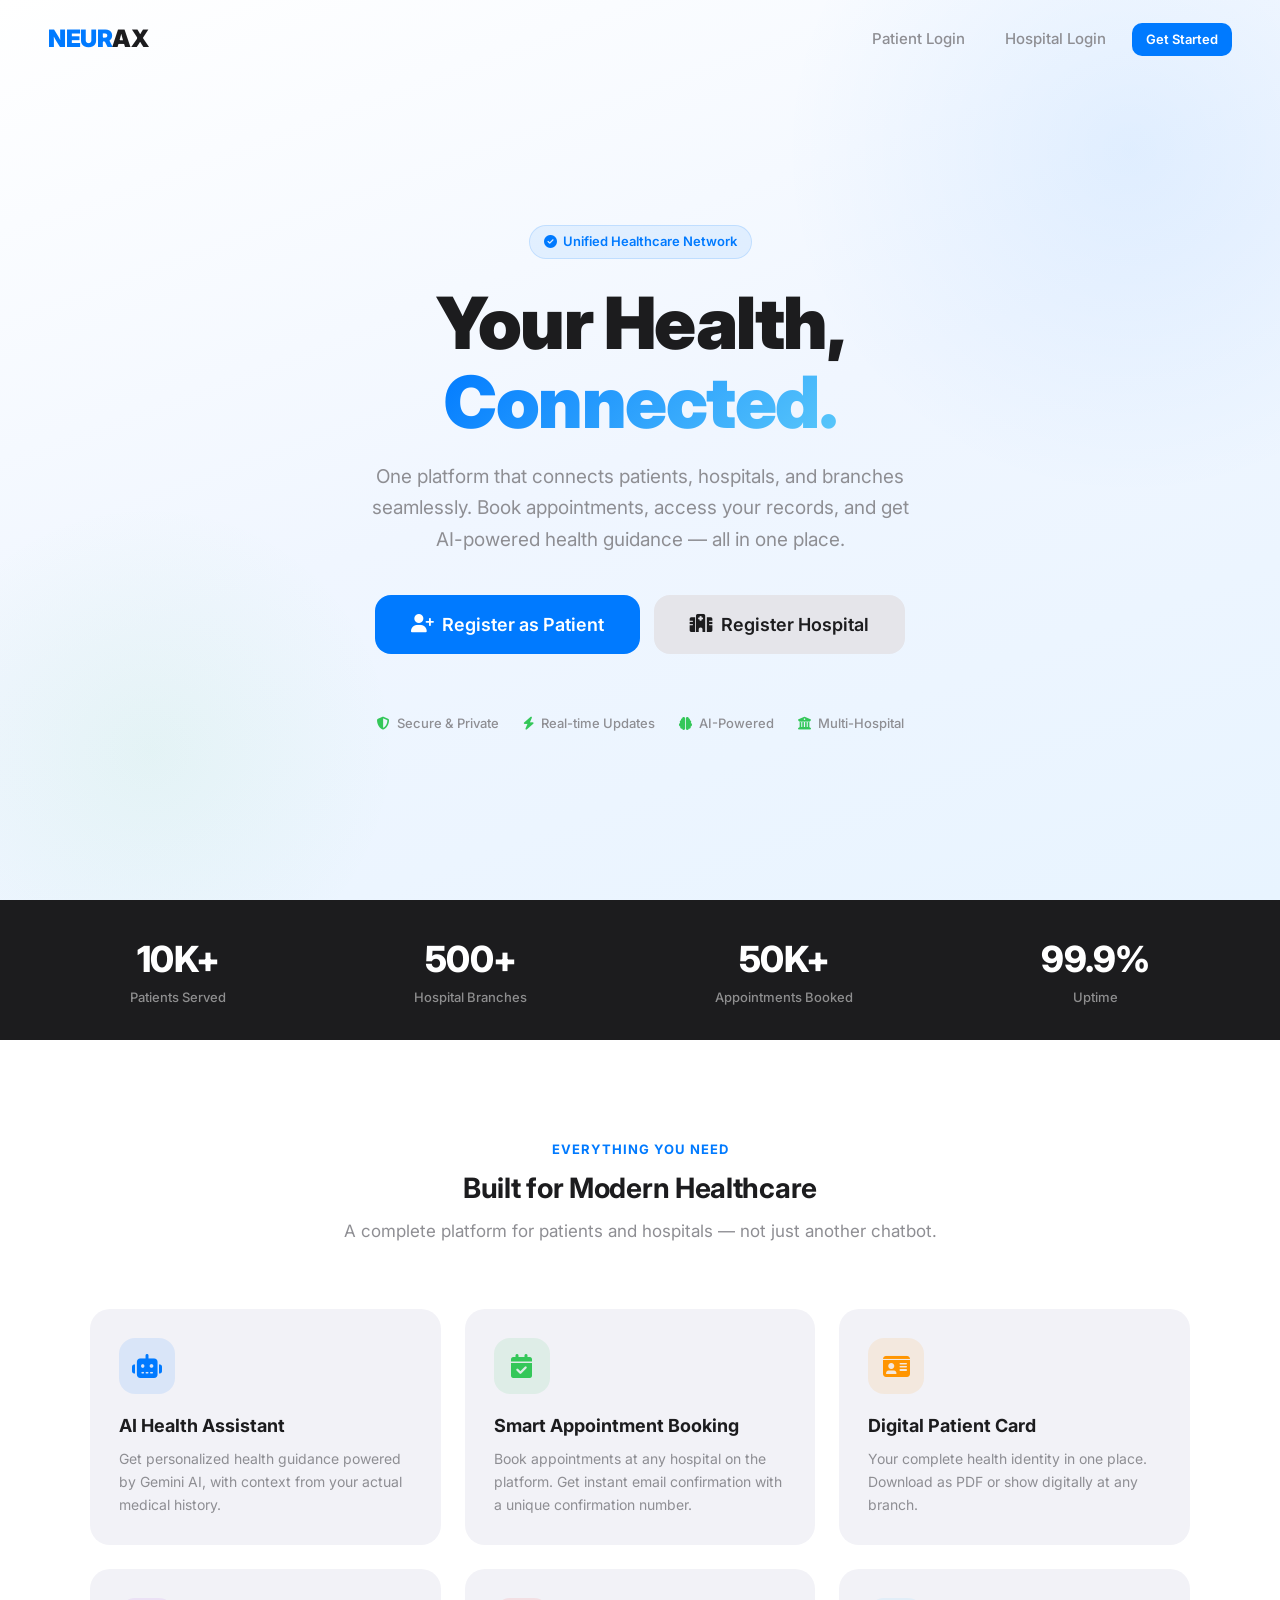
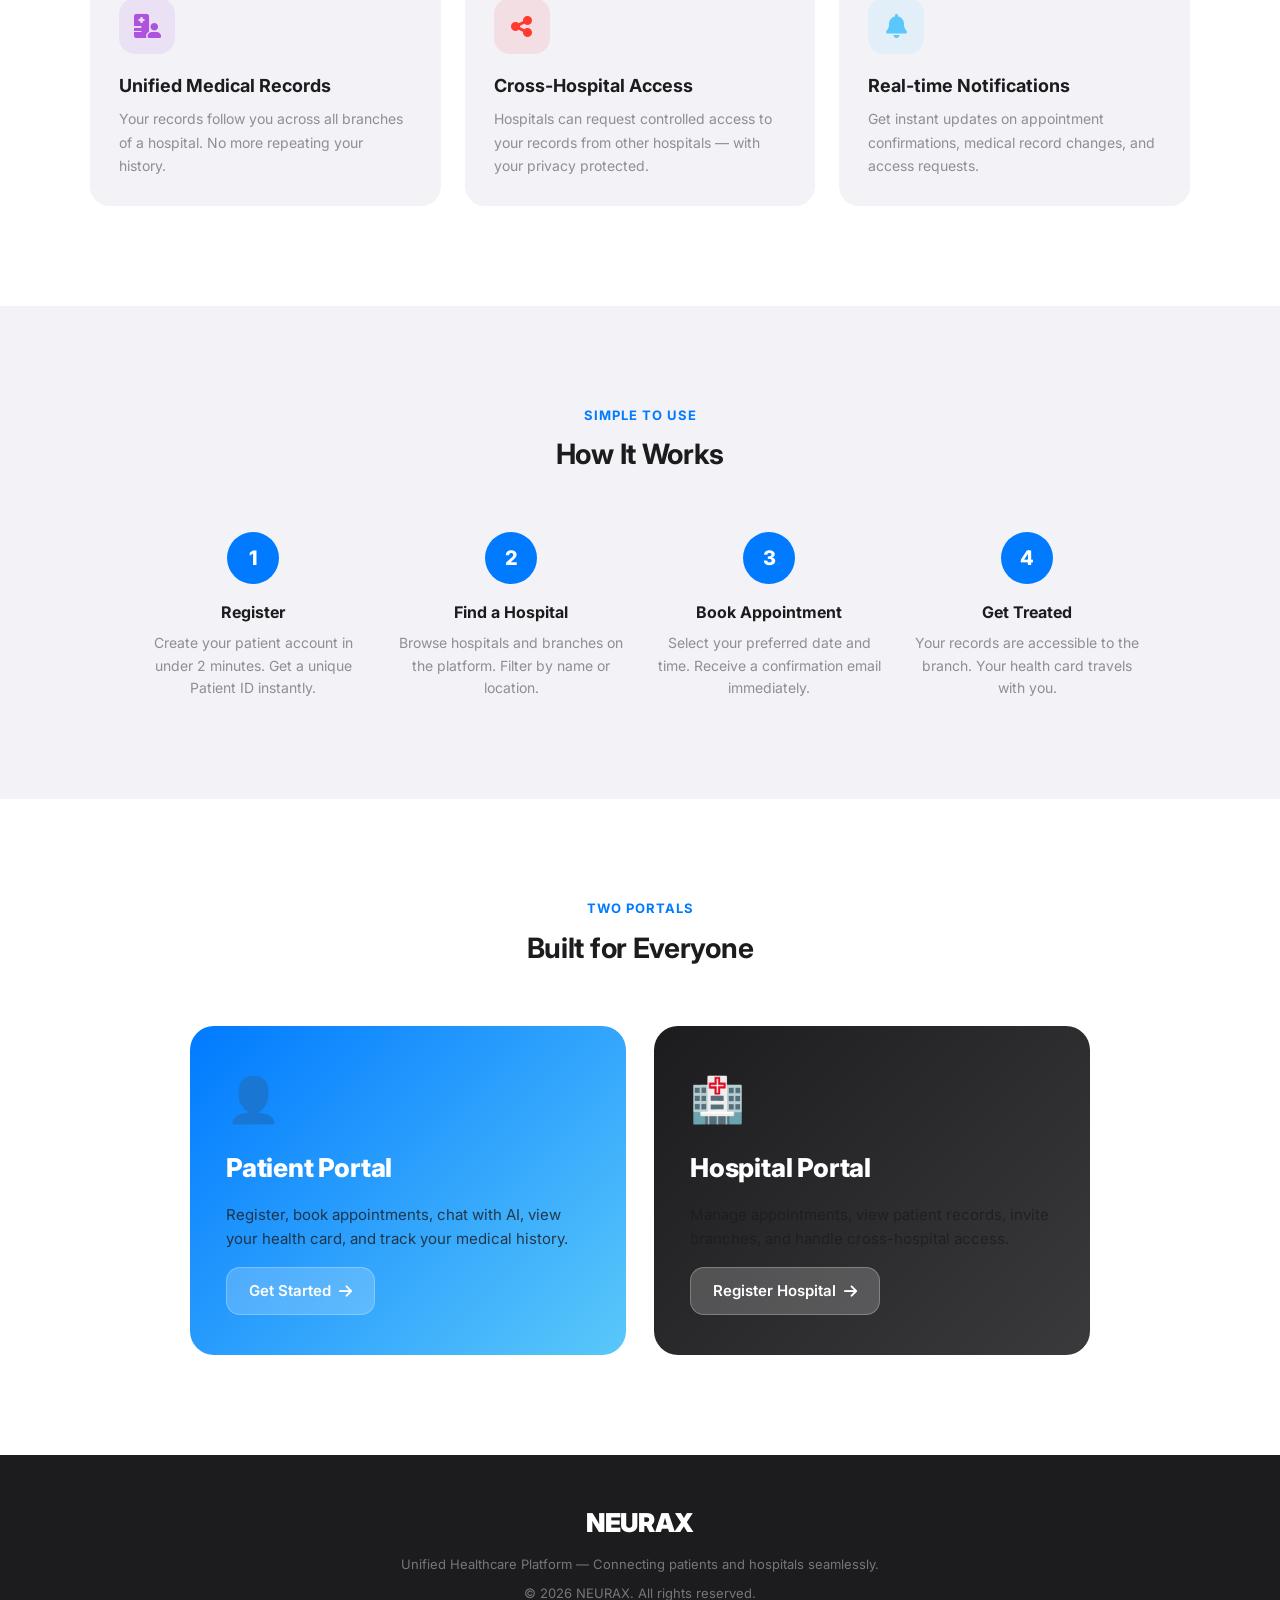
<file: templates/index.html>
<!DOCTYPE html>
<html lang="en">
<head>
  <meta charset="UTF-8" />
  <meta name="viewport" content="width=device-width, initial-scale=1.0" />
  <title>NEURAX — Unified Healthcare Platform</title>
  <link rel="stylesheet" href="/static/css/apple.css" />
  <link rel="stylesheet" href="https://cdnjs.cloudflare.com/ajax/libs/font-awesome/6.5.0/css/all.min.css" />
  <style>
    body { background: white; overflow-x: hidden; }

    /* ── Hero ── */
    .hero {
      min-height: 100vh;
      display: flex;
      flex-direction: column;
      background: linear-gradient(160deg, #ffffff 0%, #F0F6FF 50%, #E8F4FF 100%);
      position: relative;
      overflow: hidden;
    }
    .hero::before {
      content: '';
      position: absolute;
      width: 700px; height: 700px;
      background: radial-gradient(circle, rgba(0,122,255,0.08) 0%, transparent 70%);
      top: -200px; right: -200px;
      border-radius: 50%;
    }
    .hero::after {
      content: '';
      position: absolute;
      width: 500px; height: 500px;
      background: radial-gradient(circle, rgba(52,199,89,0.06) 0%, transparent 70%);
      bottom: -100px; left: -100px;
      border-radius: 50%;
    }

    /* ── Top Nav ── */
    .top-nav {
      display: flex;
      align-items: center;
      justify-content: space-between;
      padding: 20px 48px;
      position: relative;
      z-index: 10;
    }
    .nav-logo {
      font-size: 24px;
      font-weight: 900;
      letter-spacing: -0.5px;
      color: var(--blue);
    }
    .nav-logo span { color: var(--label); }
    .nav-actions { display: flex; gap: 12px; align-items: center; }
    .nav-link {
      font-size: 15px;
      font-weight: 500;
      color: var(--gray);
      text-decoration: none;
      padding: 8px 14px;
      border-radius: 10px;
      transition: all 0.15s;
    }
    .nav-link:hover { color: var(--label); background: var(--gray6); }

    /* ── Hero Content ── */
    .hero-content {
      flex: 1;
      display: flex;
      flex-direction: column;
      align-items: center;
      justify-content: center;
      text-align: center;
      padding: 60px 24px 80px;
      position: relative;
      z-index: 10;
    }
    .hero-badge {
      display: inline-flex;
      align-items: center;
      gap: 6px;
      background: #007AFF14;
      color: var(--blue);
      font-size: 13px;
      font-weight: 600;
      padding: 6px 14px;
      border-radius: 20px;
      margin-bottom: 24px;
      border: 1px solid #007AFF26;
    }
    .hero-title {
      font-size: clamp(42px, 6vw, 72px);
      font-weight: 900;
      letter-spacing: -1.5px;
      line-height: 1.1;
      max-width: 800px;
      margin-bottom: 20px;
    }
    .hero-title .highlight {
      background: linear-gradient(135deg, #007AFF, #5AC8FA);
      -webkit-background-clip: text;
      -webkit-text-fill-color: transparent;
      background-clip: text;
    }
    .hero-subtitle {
      font-size: 19px;
      color: var(--gray);
      max-width: 560px;
      line-height: 1.65;
      margin-bottom: 40px;
      font-weight: 400;
    }
    .hero-actions { display: flex; gap: 14px; flex-wrap: wrap; justify-content: center; margin-bottom: 60px; }
    .hero-trust {
      display: flex;
      align-items: center;
      gap: 24px;
      flex-wrap: wrap;
      justify-content: center;
    }
    .trust-item {
      display: flex;
      align-items: center;
      gap: 7px;
      font-size: 13px;
      color: var(--gray);
      font-weight: 500;
    }
    .trust-item i { color: var(--green); }

    /* ── Stats Banner ── */
    .stats-banner {
      background: var(--label);
      padding: 32px 48px;
      display: flex;
      justify-content: space-around;
      gap: 24px;
      flex-wrap: wrap;
    }
    .stats-banner .stat {
      text-align: center;
      color: white;
    }
    .stats-banner .stat-num {
      font-size: 36px;
      font-weight: 800;
      letter-spacing: -0.5px;
    }
    .stats-banner .stat-label {
      font-size: 13px;
      color: rgba(255,255,255,0.5);
      margin-top: 2px;
      font-weight: 500;
    }

    /* ── Features ── */
    .features {
      padding: 100px 48px;
      background: white;
    }
    .features-header {
      text-align: center;
      margin-bottom: 64px;
    }
    .features-label {
      font-size: 13px;
      font-weight: 700;
      color: var(--blue);
      text-transform: uppercase;
      letter-spacing: 1px;
      margin-bottom: 12px;
    }
    .features-grid {
      display: grid;
      grid-template-columns: repeat(auto-fit, minmax(300px, 1fr));
      gap: 24px;
      max-width: 1100px;
      margin: 0 auto;
    }
    .feature-card {
      background: var(--bg);
      border-radius: 20px;
      padding: 28px;
      transition: transform 0.2s var(--ease), box-shadow 0.2s var(--ease);
      border: 1px solid transparent;
    }
    .feature-card:hover {
      transform: translateY(-4px);
      box-shadow: var(--shadow-lg);
      border-color: var(--gray5);
      background: white;
    }
    .feature-icon {
      width: 56px; height: 56px;
      border-radius: 16px;
      display: flex; align-items: center; justify-content: center;
      font-size: 24px;
      margin-bottom: 18px;
    }
    .feature-card h4 {
      font-size: 18px;
      font-weight: 700;
      margin-bottom: 8px;
    }
    .feature-card p {
      font-size: 14px;
      color: var(--gray);
      line-height: 1.65;
    }

    /* ── How It Works ── */
    .how {
      padding: 100px 48px;
      background: var(--bg);
    }
    .steps {
      display: grid;
      grid-template-columns: repeat(auto-fit, minmax(220px, 1fr));
      gap: 32px;
      max-width: 1000px;
      margin: 60px auto 0;
    }
    .step {
      text-align: center;
    }
    .step-num {
      width: 52px; height: 52px;
      background: var(--blue);
      color: white;
      border-radius: 50%;
      display: flex; align-items: center; justify-content: center;
      font-size: 20px;
      font-weight: 800;
      margin: 0 auto 16px;
    }
    .step h4 { font-size: 16px; font-weight: 700; margin-bottom: 8px; }
    .step p  { font-size: 14px; color: var(--gray); line-height: 1.6; }

    /* ── Portal Cards ── */
    .portals {
      padding: 100px 48px;
      background: white;
    }
    .portals-grid {
      display: grid;
      grid-template-columns: 1fr 1fr;
      gap: 28px;
      max-width: 900px;
      margin: 60px auto 0;
    }
    .portal-card {
      border-radius: 24px;
      padding: 40px 36px;
      display: flex;
      flex-direction: column;
      gap: 16px;
      position: relative;
      overflow: hidden;
      transition: transform 0.2s var(--ease);
    }
    .portal-card:hover { transform: translateY(-4px); }
    .portal-card.patient {
      background: linear-gradient(135deg, #007AFF, #5AC8FA);
      color: white;
    }
    .portal-card.hospital {
      background: linear-gradient(135deg, #1C1C1E, #3A3A3C);
      color: white;
    }
    .portal-icon { font-size: 44px; }
    .portal-card h3 { font-size: 26px; font-weight: 800; }
    .portal-card p  { font-size: 15px; opacity: 0.8; line-height: 1.6; }
    .portal-btn {
      display: inline-flex;
      align-items: center;
      gap: 8px;
      background: rgba(255,255,255,0.2);
      color: white;
      padding: 12px 22px;
      border-radius: 14px;
      font-size: 15px;
      font-weight: 600;
      text-decoration: none;
      width: fit-content;
      transition: background 0.15s;
      border: 1px solid rgba(255,255,255,0.25);
    }
    .portal-btn:hover { background: rgba(255,255,255,0.3); }

    /* ── Footer ── */
    footer {
      background: var(--label);
      color: white;
      padding: 48px;
      text-align: center;
    }
    footer .footer-logo {
      font-size: 26px;
      font-weight: 900;
      color: white;
      letter-spacing: -0.3px;
      margin-bottom: 12px;
    }
    footer p { color: rgba(255,255,255,0.4); font-size: 13px; }

    @media (max-width: 768px) {
      .top-nav { padding: 16px 20px; }
      .features, .how, .portals { padding: 60px 20px; }
      .stats-banner { padding: 24px 20px; }
      .portals-grid { grid-template-columns: 1fr; }
    }
  </style>
</head>
<body>

<!-- ── Hero ── -->
<section class="hero">
  <nav class="top-nav">
    <div class="nav-logo">NEUR<span>AX</span></div>
    <div class="nav-actions">
      <a href="/auth?mode=patient-login" class="nav-link">Patient Login</a>
      <a href="/auth?mode=branch-login" class="nav-link">Hospital Login</a>
      <a href="/auth?mode=patient-register" class="btn btn-primary btn-sm">Get Started</a>
    </div>
  </nav>

  <div class="hero-content">
    <div class="hero-badge">
      <i class="fa-solid fa-circle-check"></i>
      Unified Healthcare Network
    </div>
    <h1 class="hero-title">
      Your Health,<br>
      <span class="highlight">Connected.</span>
    </h1>
    <p class="hero-subtitle">
      One platform that connects patients, hospitals, and branches seamlessly.
      Book appointments, access your records, and get AI-powered health guidance — all in one place.
    </p>
    <div class="hero-actions">
      <a href="/auth?mode=patient-register" class="btn btn-primary btn-xl">
        <i class="fa-solid fa-user-plus"></i> Register as Patient
      </a>
      <a href="/auth?mode=branch-register" class="btn btn-ghost btn-xl">
        <i class="fa-solid fa-hospital"></i> Register Hospital
      </a>
    </div>
    <div class="hero-trust">
      <div class="trust-item"><i class="fa-solid fa-shield-halved"></i> Secure & Private</div>
      <div class="trust-item"><i class="fa-solid fa-bolt"></i> Real-time Updates</div>
      <div class="trust-item"><i class="fa-solid fa-brain"></i> AI-Powered</div>
      <div class="trust-item"><i class="fa-solid fa-building-columns"></i> Multi-Hospital</div>
    </div>
  </div>
</section>

<!-- ── Stats ── -->
<div class="stats-banner">
  <div class="stat"><div class="stat-num">10K+</div><div class="stat-label">Patients Served</div></div>
  <div class="stat"><div class="stat-num">500+</div><div class="stat-label">Hospital Branches</div></div>
  <div class="stat"><div class="stat-num">50K+</div><div class="stat-label">Appointments Booked</div></div>
  <div class="stat"><div class="stat-num">99.9%</div><div class="stat-label">Uptime</div></div>
</div>

<!-- ── Features ── -->
<section class="features">
  <div class="features-header">
    <div class="features-label">Everything you need</div>
    <h2>Built for Modern Healthcare</h2>
    <p style="color:var(--gray);margin-top:12px;font-size:17px">
      A complete platform for patients and hospitals — not just another chatbot.
    </p>
  </div>
  <div class="features-grid">
    <div class="feature-card">
      <div class="feature-icon" style="background:#007AFF1A;color:var(--blue)"><i class="fa-solid fa-robot"></i></div>
      <h4>AI Health Assistant</h4>
      <p>Get personalized health guidance powered by Gemini AI, with context from your actual medical history.</p>
    </div>
    <div class="feature-card">
      <div class="feature-icon" style="background:#34C7591A;color:var(--green)"><i class="fa-solid fa-calendar-check"></i></div>
      <h4>Smart Appointment Booking</h4>
      <p>Book appointments at any hospital on the platform. Get instant email confirmation with a unique confirmation number.</p>
    </div>
    <div class="feature-card">
      <div class="feature-icon" style="background:#FF95001A;color:var(--orange)"><i class="fa-solid fa-id-card"></i></div>
      <h4>Digital Patient Card</h4>
      <p>Your complete health identity in one place. Download as PDF or show digitally at any branch.</p>
    </div>
    <div class="feature-card">
      <div class="feature-icon" style="background:#AF52DE1A;color:var(--purple)"><i class="fa-solid fa-hospital-user"></i></div>
      <h4>Unified Medical Records</h4>
      <p>Your records follow you across all branches of a hospital. No more repeating your history.</p>
    </div>
    <div class="feature-card">
      <div class="feature-icon" style="background:#FF3B301A;color:var(--red)"><i class="fa-solid fa-share-nodes"></i></div>
      <h4>Cross-Hospital Access</h4>
      <p>Hospitals can request controlled access to your records from other hospitals — with your privacy protected.</p>
    </div>
    <div class="feature-card">
      <div class="feature-icon" style="background:#5AC8FA1A;color:var(--teal)"><i class="fa-solid fa-bell"></i></div>
      <h4>Real-time Notifications</h4>
      <p>Get instant updates on appointment confirmations, medical record changes, and access requests.</p>
    </div>
  </div>
</section>

<!-- ── How It Works ── -->
<section class="how">
  <div style="text-align:center">
    <div class="features-label">Simple to use</div>
    <h2>How It Works</h2>
  </div>
  <div class="steps">
    <div class="step">
      <div class="step-num">1</div>
      <h4>Register</h4>
      <p>Create your patient account in under 2 minutes. Get a unique Patient ID instantly.</p>
    </div>
    <div class="step">
      <div class="step-num">2</div>
      <h4>Find a Hospital</h4>
      <p>Browse hospitals and branches on the platform. Filter by name or location.</p>
    </div>
    <div class="step">
      <div class="step-num">3</div>
      <h4>Book Appointment</h4>
      <p>Select your preferred date and time. Receive a confirmation email immediately.</p>
    </div>
    <div class="step">
      <div class="step-num">4</div>
      <h4>Get Treated</h4>
      <p>Your records are accessible to the branch. Your health card travels with you.</p>
    </div>
  </div>
</section>

<!-- ── Portals ── -->
<section class="portals">
  <div style="text-align:center">
    <div class="features-label">Two Portals</div>
    <h2>Built for Everyone</h2>
  </div>
  <div class="portals-grid">
    <div class="portal-card patient">
      <div class="portal-icon">👤</div>
      <h3>Patient Portal</h3>
      <p>Register, book appointments, chat with AI, view your health card, and track your medical history.</p>
      <a href="/auth?mode=patient-register" class="portal-btn">
        Get Started <i class="fa-solid fa-arrow-right"></i>
      </a>
    </div>
    <div class="portal-card hospital">
      <div class="portal-icon">🏥</div>
      <h3>Hospital Portal</h3>
      <p>Manage appointments, view patient records, invite branches, and handle cross-hospital access.</p>
      <a href="/auth?mode=branch-register" class="portal-btn">
        Register Hospital <i class="fa-solid fa-arrow-right"></i>
      </a>
    </div>
  </div>
</section>

<!-- ── Footer ── -->
<footer>
  <div class="footer-logo">NEURAX</div>
  <p>Unified Healthcare Platform &mdash; Connecting patients and hospitals seamlessly.</p>
  <p style="margin-top:8px">© 2026 NEURAX. All rights reserved.</p>
</footer>

</body>
</html>
</file>
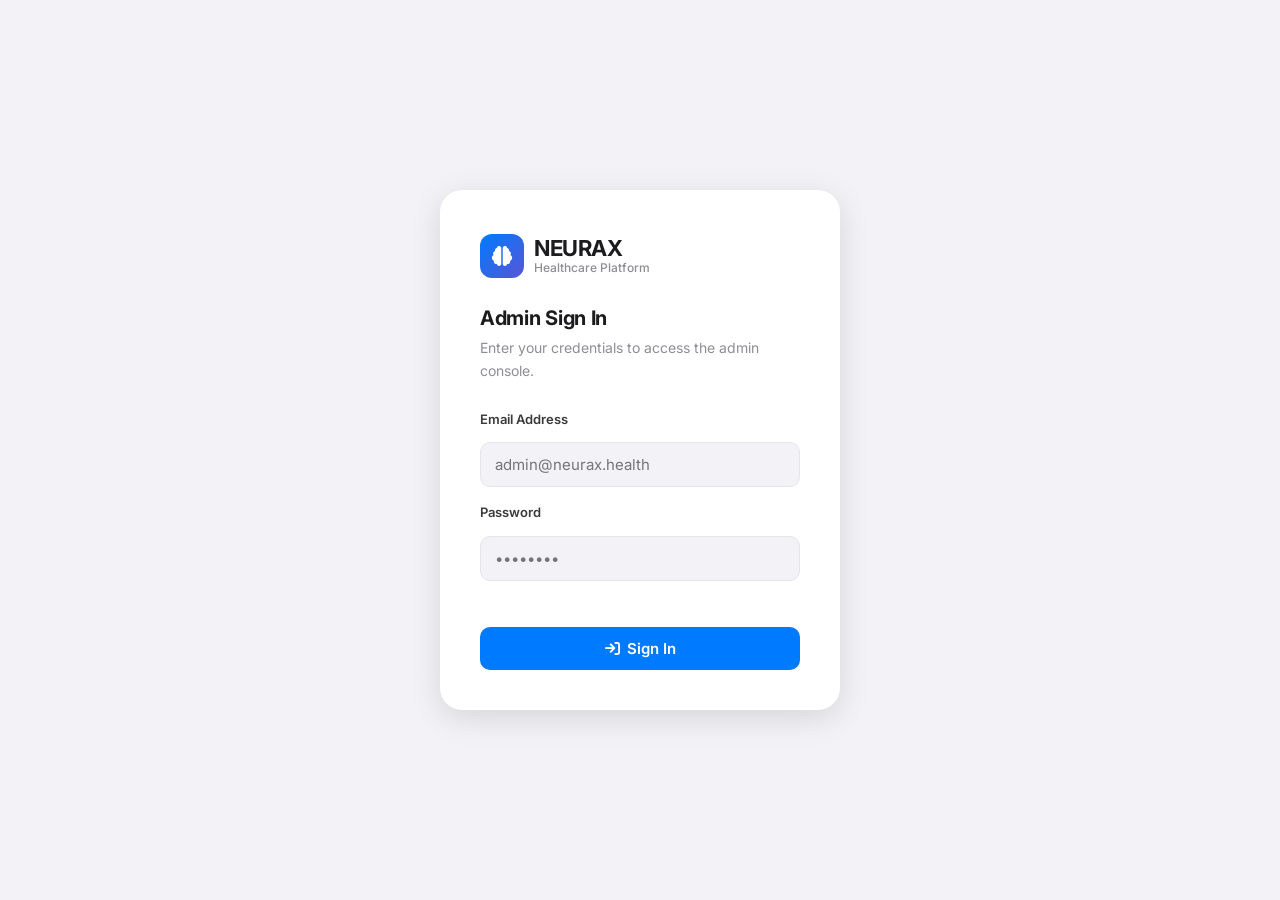
<file: templates/admin.html>
<!DOCTYPE html>
<html lang="en">
<head>
  <meta charset="UTF-8" />
  <meta name="viewport" content="width=device-width, initial-scale=1.0" />
  <title>NEURAX — Super Admin</title>
  <link rel="preconnect" href="https://fonts.googleapis.com" />
  <link rel="preconnect" href="https://fonts.gstatic.com" crossorigin />
  <link href="https://fonts.googleapis.com/css2?family=Inter:wght@300;400;500;600;700;800&display=swap" rel="stylesheet" />
  <link rel="stylesheet" href="https://cdnjs.cloudflare.com/ajax/libs/font-awesome/6.5.0/css/all.min.css" />
  <link rel="stylesheet" href="/static/css/apple.css" />
  <style>
    *, *::before, *::after { box-sizing: border-box; margin: 0; padding: 0; }

    :root {
      --blue:      #007AFF;
      --green:     #34C759;
      --red:       #FF3B30;
      --orange:    #FF9500;
      --yellow:    #FFCC00;
      --purple:    #AF52DE;
      --bg:        #F2F2F7;
      --card:      #FFFFFF;
      --border:    #E5E5EA;
      --label:     #8E8E93;
      --text:      #1C1C1E;
      --text2:     #3A3A3C;
      --sidebar-w: 252px;
      --header-h:  64px;
      --radius:    14px;
      --shadow:    0 2px 12px rgba(0,0,0,.07);
      --shadow-lg: 0 8px 32px rgba(0,0,0,.12);
      --trans:     .18s ease;
    }

    html, body { height: 100%; font-family: 'Inter', -apple-system, BlinkMacSystemFont, sans-serif; background: var(--bg); color: var(--text); font-size: 15px; line-height: 1.5; -webkit-font-smoothing: antialiased; }

    /* ── LOGIN ─────────────────────────────────────────────── */
    #login-screen {
      display: none;
      position: fixed; inset: 0;
      background: var(--bg);
      z-index: 9999;
      align-items: center;
      justify-content: center;
    }
    #login-screen.active { display: flex; }

    .login-card {
      background: var(--card);
      border-radius: 22px;
      box-shadow: var(--shadow-lg);
      padding: 44px 40px 40px;
      width: 100%;
      max-width: 400px;
    }
    .login-logo {
      display: flex;
      align-items: center;
      gap: 10px;
      margin-bottom: 28px;
    }
    .login-logo .logo-mark {
      width: 44px; height: 44px;
      background: linear-gradient(135deg, var(--blue) 0%, #5856D6 100%);
      border-radius: 12px;
      display: flex; align-items: center; justify-content: center;
      color: #fff; font-size: 20px;
    }
    .login-logo h1 { font-size: 22px; font-weight: 700; letter-spacing: -.4px; }
    .login-logo span { font-size: 12px; color: var(--label); font-weight: 500; display: block; margin-top: -2px; }
    .login-card h2 { font-size: 20px; font-weight: 700; margin-bottom: 6px; }
    .login-card p  { font-size: 14px; color: var(--label); margin-bottom: 28px; }

    .form-group { margin-bottom: 16px; }
    .form-group label { display: block; font-size: 13px; font-weight: 600; color: var(--text2); margin-bottom: 7px; }
    .form-group input {
      width: 100%; padding: 12px 14px;
      border: 1.5px solid var(--border);
      border-radius: 10px;
      font-family: inherit; font-size: 15px; color: var(--text);
      background: var(--bg);
      transition: border-color var(--trans), box-shadow var(--trans);
      outline: none;
    }
    .form-group input:focus { border-color: var(--blue); box-shadow: 0 0 0 3px rgba(0,122,255,.12); }
    .form-group input.error-input { border-color: var(--red); }

    .btn {
      display: inline-flex; align-items: center; justify-content: center;
      gap: 7px;
      padding: 12px 20px;
      border-radius: 10px;
      font-family: inherit; font-size: 15px; font-weight: 600;
      border: none; cursor: pointer;
      transition: opacity var(--trans), transform var(--trans), box-shadow var(--trans);
      text-decoration: none;
      white-space: nowrap;
    }
    .btn:active { transform: scale(.97); }
    .btn:disabled { opacity: .5; pointer-events: none; }
    .btn-primary { background: var(--blue); color: #fff; }
    .btn-primary:hover { box-shadow: 0 4px 16px rgba(0,122,255,.35); }
    .btn-success { background: var(--green); color: #fff; }
    .btn-success:hover { box-shadow: 0 4px 12px rgba(52,199,89,.35); }
    .btn-danger  { background: var(--red);  color: #fff; }
    .btn-danger:hover  { box-shadow: 0 4px 12px rgba(255,59,48,.35); }
    .btn-ghost   { background: transparent; color: var(--blue); border: 1.5px solid var(--border); }
    .btn-ghost:hover { background: var(--bg); }
    .btn-sm { padding: 7px 13px; font-size: 13px; border-radius: 8px; }
    .btn-full { width: 100%; }

    #login-error { color: var(--red); font-size: 13px; font-weight: 500; margin-top: 4px; min-height: 18px; }

    /* ── APP SHELL ──────────────────────────────────────────── */
    #app { display: none; height: 100%; }
    #app.active { display: flex; }

    /* ── SIDEBAR ────────────────────────────────────────────── */
    .sidebar {
      width: var(--sidebar-w);
      height: 100vh;
      background: rgba(255,255,255,.92);
      backdrop-filter: blur(20px);
      -webkit-backdrop-filter: blur(20px);
      border-right: 1px solid var(--border);
      display: flex;
      flex-direction: column;
      position: fixed; left: 0; top: 0; bottom: 0;
      z-index: 100;
      padding: 0 0 20px;
    }
    .sidebar-header {
      padding: 20px 20px 16px;
      border-bottom: 1px solid var(--border);
      display: flex; align-items: center; gap: 10px;
    }
    .sidebar-logo-mark {
      width: 36px; height: 36px;
      background: linear-gradient(135deg, var(--blue) 0%, #5856D6 100%);
      border-radius: 10px;
      display: flex; align-items: center; justify-content: center;
      color: #fff; font-size: 16px; flex-shrink: 0;
    }
    .sidebar-brand { line-height: 1.2; }
    .sidebar-brand .brand-name { font-size: 16px; font-weight: 700; letter-spacing: -.3px; }
    .sidebar-brand .brand-role { font-size: 11px; color: var(--label); font-weight: 500; }

    .sidebar-nav { flex: 1; padding: 14px 12px; overflow-y: auto; }
    .nav-section-label {
      font-size: 11px; font-weight: 600; color: var(--label);
      text-transform: uppercase; letter-spacing: .6px;
      padding: 10px 8px 4px;
    }
    .nav-item {
      display: flex; align-items: center; gap: 10px;
      padding: 10px 12px;
      border-radius: 10px;
      cursor: pointer;
      font-size: 14px; font-weight: 500;
      color: var(--text2);
      transition: background var(--trans), color var(--trans);
      margin-bottom: 2px;
      user-select: none;
    }
    .nav-item:hover { background: var(--bg); }
    .nav-item.active { background: rgba(0,122,255,.1); color: var(--blue); }
    .nav-item .nav-icon { width: 20px; text-align: center; font-size: 15px; flex-shrink: 0; }
    .nav-item .nav-badge {
      margin-left: auto;
      background: var(--red);
      color: #fff;
      font-size: 11px; font-weight: 700;
      padding: 1px 7px; border-radius: 20px;
    }

    .sidebar-footer {
      padding: 14px 12px 0;
      border-top: 1px solid var(--border);
    }
    .user-chip {
      display: flex; align-items: center; gap: 10px;
      padding: 10px 12px; border-radius: 10px;
    }
    .user-avatar {
      width: 32px; height: 32px; border-radius: 50%;
      background: linear-gradient(135deg, var(--blue), #5856D6);
      display: flex; align-items: center; justify-content: center;
      color: #fff; font-size: 13px; font-weight: 700; flex-shrink: 0;
    }
    .user-info { flex: 1; min-width: 0; }
    .user-info .u-name  { font-size: 13px; font-weight: 600; }
    .user-info .u-email { font-size: 11px; color: var(--label); white-space: nowrap; overflow: hidden; text-overflow: ellipsis; }
    .logout-btn {
      background: none; border: none; cursor: pointer;
      color: var(--label); font-size: 14px;
      padding: 4px; border-radius: 6px;
      transition: color var(--trans);
    }
    .logout-btn:hover { color: var(--red); }

    /* ── MAIN ───────────────────────────────────────────────── */
    .main-content {
      margin-left: var(--sidebar-w);
      flex: 1;
      min-height: 100vh;
      display: flex;
      flex-direction: column;
    }

    .page-header {
      height: var(--header-h);
      background: rgba(255,255,255,.85);
      backdrop-filter: blur(20px);
      -webkit-backdrop-filter: blur(20px);
      border-bottom: 1px solid var(--border);
      display: flex; align-items: center;
      padding: 0 28px;
      position: sticky; top: 0; z-index: 50;
      gap: 12px;
    }
    .page-header h2 { font-size: 18px; font-weight: 700; letter-spacing: -.3px; flex: 1; }
    .page-header .header-actions { display: flex; gap: 8px; align-items: center; }

    .page-body { padding: 28px; flex: 1; }

    /* ── PAGES ──────────────────────────────────────────────── */
    .page { display: none; }
    .page.active { display: block; }

    /* ── STAT CARDS ─────────────────────────────────────────── */
    .stats-grid {
      display: grid;
      grid-template-columns: repeat(auto-fill, minmax(180px, 1fr));
      gap: 16px;
      margin-bottom: 28px;
    }
    .stat-card {
      background: var(--card);
      border-radius: var(--radius);
      padding: 20px;
      box-shadow: var(--shadow);
      display: flex; flex-direction: column; gap: 10px;
      transition: box-shadow var(--trans), transform var(--trans);
    }
    .stat-card:hover { box-shadow: var(--shadow-lg); transform: translateY(-1px); }
    .stat-card .stat-icon {
      width: 40px; height: 40px; border-radius: 10px;
      display: flex; align-items: center; justify-content: center;
      font-size: 18px; color: #fff;
    }
    .stat-card .stat-value { font-size: 28px; font-weight: 800; letter-spacing: -1px; line-height: 1; }
    .stat-card .stat-label { font-size: 13px; color: var(--label); font-weight: 500; }
    .stat-card .stat-delta { font-size: 12px; font-weight: 600; display: flex; align-items: center; gap: 4px; }
    .stat-card .stat-delta.up   { color: var(--green); }
    .stat-card .stat-delta.down { color: var(--red); }

    /* ── SECTION ────────────────────────────────────────────── */
    .section { background: var(--card); border-radius: var(--radius); box-shadow: var(--shadow); overflow: hidden; margin-bottom: 24px; }
    .section-header {
      padding: 18px 22px;
      border-bottom: 1px solid var(--border);
      display: flex; align-items: center; gap: 10px;
    }
    .section-header h3 { font-size: 16px; font-weight: 700; flex: 1; }
    .section-header .section-meta { font-size: 13px; color: var(--label); }

    /* ── TABLE ──────────────────────────────────────────────── */
    .table-wrap { overflow-x: auto; }
    table { width: 100%; border-collapse: collapse; }
    thead th {
      padding: 11px 16px;
      text-align: left;
      font-size: 12px; font-weight: 600;
      color: var(--label);
      text-transform: uppercase; letter-spacing: .5px;
      background: var(--bg);
      border-bottom: 1px solid var(--border);
      white-space: nowrap;
    }
    tbody tr { transition: background var(--trans); border-bottom: 1px solid var(--border); }
    tbody tr:last-child { border-bottom: none; }
    tbody tr:hover { background: rgba(0,0,0,.018); }
    tbody tr.expandable { cursor: pointer; }
    tbody td { padding: 13px 16px; font-size: 14px; vertical-align: middle; }
    .td-muted { color: var(--label); font-size: 13px; }

    /* ── BADGES ─────────────────────────────────────────────── */
    .badge {
      display: inline-flex; align-items: center; gap: 5px;
      padding: 3px 10px; border-radius: 20px;
      font-size: 12px; font-weight: 600; white-space: nowrap;
    }
    .badge-dot { width: 6px; height: 6px; border-radius: 50%; }
    .badge-blue    { background: rgba(0,122,255,.12);   color: var(--blue); }
    .badge-green   { background: rgba(52,199,89,.12);   color: #1e8f44; }
    .badge-red     { background: rgba(255,59,48,.12);   color: #c62828; }
    .badge-orange  { background: rgba(255,149,0,.12);   color: #b85c00; }
    .badge-purple  { background: rgba(175,82,222,.12);  color: #7b2fbe; }
    .badge-gray    { background: rgba(142,142,147,.12); color: var(--label); }

    /* ── FILTERS ────────────────────────────────────────────── */
    .filter-bar {
      display: flex; gap: 8px; align-items: center;
      padding: 14px 22px; border-bottom: 1px solid var(--border);
      flex-wrap: wrap;
    }
    .filter-btn {
      padding: 6px 14px; border-radius: 20px;
      font-family: inherit; font-size: 13px; font-weight: 600;
      border: 1.5px solid var(--border);
      background: transparent; color: var(--label);
      cursor: pointer;
      transition: all var(--trans);
    }
    .filter-btn:hover   { border-color: var(--blue); color: var(--blue); background: rgba(0,122,255,.05); }
    .filter-btn.active  { background: var(--blue); color: #fff; border-color: var(--blue); }
    .filter-spacer { flex: 1; }
    .search-input {
      padding: 8px 14px; border-radius: 20px;
      border: 1.5px solid var(--border);
      font-family: inherit; font-size: 13px;
      background: var(--bg); color: var(--text);
      outline: none; width: 200px;
      transition: border-color var(--trans), box-shadow var(--trans);
    }
    .search-input:focus { border-color: var(--blue); box-shadow: 0 0 0 3px rgba(0,122,255,.1); }



    /* ── REFRESH BAR ────────────────────────────────────────── */
    .refresh-bar {
      padding: 10px 22px;
      background: rgba(0,122,255,.04);
      border-bottom: 1px solid var(--border);
      display: flex; align-items: center; gap: 8px;
      font-size: 12px; color: var(--label);
    }
    .refresh-countdown { font-weight: 700; color: var(--blue); min-width: 24px; }
    .refresh-bar .spinner-sm {
      width: 14px; height: 14px; border-radius: 50%;
      border: 2px solid var(--border);
      border-top-color: var(--blue);
      animation: spin .8s linear infinite;
    }

    /* ── LOADING ────────────────────────────────────────────── */
    .skeleton-row { animation: shimmer 1.5s infinite; }
    @keyframes shimmer { 0%,100%{opacity:.6} 50%{opacity:1} }
    .skeleton { display: inline-block; background: linear-gradient(90deg, #e8e8ed 25%, #f0f0f5 50%, #e8e8ed 75%); background-size: 200% 100%; animation: skeletonAnim 1.4s infinite; border-radius: 6px; }
    @keyframes skeletonAnim { 0%{background-position:200% 0} 100%{background-position:-200% 0} }

    .spinner-wrap { display: flex; align-items: center; justify-content: center; padding: 48px; flex-direction: column; gap: 14px; color: var(--label); font-size: 14px; }
    .spinner {
      width: 36px; height: 36px; border-radius: 50%;
      border: 3px solid var(--border);
      border-top-color: var(--blue);
      animation: spin .8s linear infinite;
    }
    @keyframes spin { to { transform: rotate(360deg); } }

    /* ── EMPTY STATE ────────────────────────────────────────── */
    .empty-state { display: flex; flex-direction: column; align-items: center; justify-content: center; padding: 56px 24px; gap: 12px; color: var(--label); }
    .empty-state .empty-icon { font-size: 36px; opacity: .35; }
    .empty-state h4 { font-size: 16px; font-weight: 600; color: var(--text2); }
    .empty-state p  { font-size: 14px; text-align: center; max-width: 300px; }

    /* ── TOAST ──────────────────────────────────────────────── */
    #toast-container { position: fixed; bottom: 28px; right: 28px; display: flex; flex-direction: column; gap: 10px; z-index: 9999; pointer-events: none; }
    .toast {
      background: rgba(30,30,32,.92);
      backdrop-filter: blur(16px);
      color: #fff;
      border-radius: 12px;
      padding: 13px 18px;
      font-size: 14px; font-weight: 500;
      display: flex; align-items: center; gap: 10px;
      box-shadow: 0 4px 20px rgba(0,0,0,.22);
      pointer-events: auto;
      animation: toastIn .28s cubic-bezier(.34,1.56,.64,1) forwards;
      max-width: 340px;
    }
    .toast.removing { animation: toastOut .22s ease forwards; }
    @keyframes toastIn  { from{opacity:0;transform:translateY(14px) scale(.95)} to{opacity:1;transform:translateY(0) scale(1)} }
    @keyframes toastOut { from{opacity:1;transform:translateY(0)} to{opacity:0;transform:translateY(8px)} }
    .toast .toast-icon { font-size: 16px; flex-shrink: 0; }
    .toast.success .toast-icon { color: var(--green); }
    .toast.error   .toast-icon { color: var(--red); }
    .toast.info    .toast-icon { color: var(--blue); }
    .toast.warning .toast-icon { color: var(--orange); }

    /* ── MISC ───────────────────────────────────────────────── */
    .text-blue   { color: var(--blue); }
    .text-green  { color: var(--green); }
    .text-red    { color: var(--red); }
    .text-orange { color: var(--orange); }
    .fw-700 { font-weight: 700; }
    .mt-4 { margin-top: 4px; }
    .gap-row { display: flex; align-items: center; gap: 8px; }

    /* ── RESPONSIVE ─────────────────────────────────────────── */
    @media (max-width: 900px) {
      .sidebar { transform: translateX(-100%); transition: transform .25s ease; }
      .sidebar.open { transform: none; }
      .main-content { margin-left: 0; }
      .stats-grid { grid-template-columns: repeat(2, 1fr); }
    }
  </style>
</head>
<body>

<!-- ════════════════════════════════════════
     LOGIN SCREEN
═════════════════════════════════════════ -->
<div id="login-screen">
  <div class="login-card">
    <div class="login-logo">
      <div class="logo-mark"><i class="fa-solid fa-brain"></i></div>
      <div>
        <h1>NEURAX</h1>
        <span>Healthcare Platform</span>
      </div>
    </div>
    <h2>Admin Sign In</h2>
    <p>Enter your credentials to access the admin console.</p>
    <form id="login-form" autocomplete="on">
      <div class="form-group">
        <label for="login-email">Email Address</label>
        <input type="email" id="login-email" placeholder="admin@neurax.health" autocomplete="email" />
      </div>
      <div class="form-group">
        <label for="login-password">Password</label>
        <input type="password" id="login-password" placeholder="••••••••" autocomplete="current-password" />
      </div>
      <div id="login-error"></div>
      <button type="submit" class="btn btn-primary btn-full" style="margin-top:12px;" id="login-btn">
        <i class="fa-solid fa-arrow-right-to-bracket"></i> Sign In
      </button>
    </form>
  </div>
</div>

<!-- ════════════════════════════════════════
     APP SHELL
═════════════════════════════════════════ -->
<div id="app">

  <!-- SIDEBAR -->
  <aside class="sidebar" id="sidebar">
    <div class="sidebar-header">
      <div class="sidebar-logo-mark"><i class="fa-solid fa-brain"></i></div>
      <div class="sidebar-brand">
        <div class="brand-name">NEURAX</div>
        <div class="brand-role">Super Admin</div>
      </div>
    </div>

    <nav class="sidebar-nav">
      <div class="nav-section-label">Overview</div>
      <div class="nav-item active" data-page="dashboard" onclick="navigate('dashboard')">
        <span class="nav-icon"><i class="fa-solid fa-chart-pie"></i></span>
        Dashboard
      </div>

      <div class="nav-section-label" style="margin-top:8px;">Management</div>
      <div class="nav-item" data-page="hospitals" onclick="navigate('hospitals')">
        <span class="nav-icon"><i class="fa-solid fa-hospital"></i></span>
        Hospitals
      </div>

      <div class="nav-section-label" style="margin-top:8px;">System</div>
      <div class="nav-item" data-page="audit" onclick="navigate('audit')">
        <span class="nav-icon"><i class="fa-solid fa-scroll"></i></span>
        Audit Logs
      </div>
    </nav>

    <div class="sidebar-footer">
      <div class="user-chip">
        <div class="user-avatar" id="user-avatar">A</div>
        <div class="user-info">
          <div class="u-name" id="user-name">Admin</div>
          <div class="u-email" id="user-email">admin@neurax.health</div>
        </div>
        <button class="logout-btn" onclick="logout()" title="Sign out">
          <i class="fa-solid fa-arrow-right-from-bracket"></i>
        </button>
      </div>
    </div>
  </aside>

  <!-- MAIN -->
  <main class="main-content">

    <!-- ── PAGE: DASHBOARD ────────────────────────────── -->
    <div id="page-dashboard" class="page active">
      <div class="page-header">
        <h2>Dashboard</h2>
        <div class="header-actions">
          <button class="btn btn-ghost btn-sm" onclick="loadDashboard()">
            <i class="fa-solid fa-arrows-rotate"></i> Refresh
          </button>
        </div>
      </div>
      <div class="page-body">

        <div class="stats-grid" id="stats-grid">
          <!-- filled by JS -->
          <div class="stat-card"><div class="spinner-wrap" style="padding:24px"><div class="spinner"></div></div></div>
          <div class="stat-card"><div class="spinner-wrap" style="padding:24px"><div class="spinner"></div></div></div>
          <div class="stat-card"><div class="spinner-wrap" style="padding:24px"><div class="spinner"></div></div></div>
        </div>


      </div>
    </div>

    <!-- ── PAGE: HOSPITALS ────────────────────────────── -->
    <div id="page-hospitals" class="page">
      <div class="page-header">
        <h2>Hospitals</h2>
        <div class="header-actions">
          <button class="btn btn-ghost btn-sm" onclick="loadHospitals()">
            <i class="fa-solid fa-arrows-rotate"></i> Refresh
          </button>
        </div>
      </div>
      <div class="page-body">
        <div class="section">
          <div class="filter-bar">
            <div class="filter-spacer"></div>
            <input type="search" class="search-input" id="hospital-search" placeholder="&#xf002;  Search hospitals…" oninput="renderHospitalsTable()" />
          </div>
          <div class="table-wrap">
            <table id="hospitals-table">
              <thead>
                <tr>
                  <th>Hospital Name</th>
                  <th>Type</th>
                  <th>Code</th>
                  <th>City</th>
                  <th>Phone</th>
                  <th>Registered</th>
                </tr>
              </thead>
              <tbody id="hospitals-tbody">
                <tr><td colspan="6"><div class="spinner-wrap"><div class="spinner"></div><span>Loading…</span></div></td></tr>
              </tbody>
            </table>
          </div>
        </div>
      </div>
    </div>

    <!-- ── PAGE: AUDIT LOGS ───────────────────────────── -->
    <div id="page-audit" class="page">
      <div class="page-header">
        <h2>Audit Logs</h2>
        <div class="header-actions">
          <button class="btn btn-ghost btn-sm" onclick="loadAuditLogs(true)">
            <i class="fa-solid fa-arrows-rotate"></i> Refresh
          </button>
        </div>
      </div>
      <div class="page-body">
        <div class="section">
          <div class="refresh-bar" id="audit-refresh-bar">
            <div class="spinner-sm" id="audit-spinner" style="display:none"></div>
            <i class="fa-regular fa-clock" id="audit-clock"></i>
            Auto-refreshing in <span class="refresh-countdown" id="audit-countdown">30</span>s
            <div style="flex:1"></div>
            <span id="audit-last-updated" style="font-size:11px;"></span>
          </div>
          <div class="table-wrap">
            <table>
              <thead>
                <tr>
                  <th>Actor Type</th>
                  <th>Actor ID</th>
                  <th>Action</th>
                  <th>Target</th>
                  <th>IP Address</th>
                  <th>Timestamp</th>
                </tr>
              </thead>
              <tbody id="audit-tbody">
                <tr><td colspan="6"><div class="spinner-wrap"><div class="spinner"></div><span>Loading…</span></div></td></tr>
              </tbody>
            </table>
          </div>
        </div>
      </div>
    </div>

  </main>
</div>

<!-- TOAST CONTAINER -->
<div id="toast-container"></div>

<!-- ════════════════════════════════════════
     JAVASCRIPT
═════════════════════════════════════════ -->
<script>
  'use strict';

  /* ── STATE ─────────────────────────────────────────────────── */
  const STATE = {
    token: null,
    currentPage: 'dashboard',
    hospitals: [],
    auditTimer: null,
    auditCountdown: 30,
    auditCountdownTimer: null,
  };

  /* ── INIT ──────────────────────────────────────────────────── */
  (function init() {
    const token = localStorage.getItem('neurax_token');
    const role  = localStorage.getItem('neurax_role');
    if (token && role === 'admin') {
      STATE.token = token;
      showApp();
    } else {
      showLogin();
    }
  })();

  /* ── AUTH ──────────────────────────────────────────────────── */
  function showLogin() {
    document.getElementById('login-screen').classList.add('active');
    document.getElementById('app').classList.remove('active');
  }

  function showApp() {
    document.getElementById('login-screen').classList.remove('active');
    document.getElementById('app').classList.add('active');

    // seed user info from storage
    const email = localStorage.getItem('neurax_email') || 'admin@neurax.health';
    const name  = localStorage.getItem('neurax_name')  || 'Admin';
    document.getElementById('user-email').textContent = email;
    document.getElementById('user-name').textContent  = name;
    document.getElementById('user-avatar').textContent = name.charAt(0).toUpperCase();

    navigate('dashboard');
  }

  document.getElementById('login-form').addEventListener('submit', async (e) => {
    e.preventDefault();
    const email    = document.getElementById('login-email').value.trim();
    const password = document.getElementById('login-password').value;
    const errEl    = document.getElementById('login-error');
    const btn      = document.getElementById('login-btn');

    errEl.textContent = '';
    if (!email || !password) { errEl.textContent = 'Please enter your email and password.'; return; }

    btn.disabled = true;
    btn.innerHTML = '<div class="spinner" style="width:18px;height:18px;border-width:2px;"></div> Signing in…';

    try {
      const res  = await apiFetch('/api/auth/admin/login', { method: 'POST', body: { email, password } });
      const data = await res.json();
      if (!res.ok) throw new Error(data.message || data.detail || 'Invalid credentials.');

      const tok = data.token || data.access_token;
      if (!tok) throw new Error('No token received.');

      localStorage.setItem('neurax_token', tok);
      localStorage.setItem('neurax_role',  'admin');
      localStorage.setItem('neurax_email', email);
      localStorage.setItem('neurax_name',  data.name || data.admin?.name || 'Admin');

      STATE.token = tok;
      showToast('Signed in successfully', 'success');
      showApp();
    } catch (err) {
      errEl.textContent = err.message;
    } finally {
      btn.disabled = false;
      btn.innerHTML = '<i class="fa-solid fa-arrow-right-to-bracket"></i> Sign In';
    }
  });

  function logout() {
    STATE.token = null;
    clearAuditTimers();
    localStorage.removeItem('neurax_token');
    localStorage.removeItem('neurax_role');
    localStorage.removeItem('neurax_email');
    localStorage.removeItem('neurax_name');
    showLogin();
    showToast('Signed out', 'info');
  }

  /* ── NAVIGATION ────────────────────────────────────────────── */
  function navigate(page) {
    // hide all pages
    document.querySelectorAll('.page').forEach(p => p.classList.remove('active'));
    // update nav
    document.querySelectorAll('.nav-item').forEach(n => {
      n.classList.toggle('active', n.dataset.page === page);
    });
    // show target
    document.getElementById(`page-${page}`).classList.add('active');
    STATE.currentPage = page;

    if (page === 'dashboard') loadDashboard();
    if (page === 'hospitals') loadHospitals();
    if (page === 'audit')     { clearAuditTimers(); loadAuditLogs(true); startAuditCountdown(); }
    else clearAuditTimers();
  }

  /* ── API HELPER ─────────────────────────────────────────────── */
  async function apiFetch(url, opts = {}) {
    const headers = { 'Content-Type': 'application/json' };
    if (STATE.token) headers['Authorization'] = `Bearer ${STATE.token}`;
    const body = opts.body ? JSON.stringify(opts.body) : undefined;
    return fetch(url, { ...opts, headers, body });
  }

  /* ══════════════════════════════════════════════════════════════
     DASHBOARD
  ══════════════════════════════════════════════════════════════ */
  async function loadDashboard() {
    loadStats();
  }

  async function loadStats() {
    const grid = document.getElementById('stats-grid');
    grid.innerHTML = [1,2,3].map(() => `
      <div class="stat-card">
        <div class="skeleton" style="width:40px;height:40px;border-radius:10px;"></div>
        <div class="skeleton" style="width:70px;height:28px;border-radius:6px;margin-top:4px;"></div>
        <div class="skeleton" style="width:100px;height:14px;border-radius:4px;"></div>
      </div>`).join('');

    try {
      const res  = await apiFetch('/api/admin/stats');
      if (res.status === 401) { logout(); return; }
      const data = await res.json();
      if (!res.ok) throw new Error(data.message || 'Failed to load stats.');

      const cfg = [
        { key: 'total_hospitals',    label: 'Total Hospitals',    icon: 'fa-hospital',        color: '#007AFF' },
        { key: 'total_patients',     label: 'Total Patients',     icon: 'fa-user-injured',    color: '#AF52DE' },
        { key: 'total_appointments', label: 'Appointments',       icon: 'fa-calendar-check',  color: '#FF3B30' },
      ];

      grid.innerHTML = cfg.map(c => {
        const val = data[c.key] ?? 0;
        return `
          <div class="stat-card">
            <div class="stat-icon" style="background:${c.color}">
              <i class="fa-solid ${c.icon}"></i>
            </div>
            <div class="stat-value">${formatNumber(val)}</div>
            <div class="stat-label">${c.label}</div>
          </div>`;
      }).join('');
    } catch (err) {
      grid.innerHTML = `<div class="empty-state" style="grid-column:1/-1">
        <i class="fa-solid fa-triangle-exclamation empty-icon text-orange"></i>
        <h4>Failed to load stats</h4><p>${err.message}</p>
        <button class="btn btn-ghost btn-sm" onclick="loadStats()">Try Again</button>
      </div>`;
    }
  }

  /* ══════════════════════════════════════════════════════════════
     HOSPITALS
  ══════════════════════════════════════════════════════════════ */
  async function loadHospitals() {
    const tbody = document.getElementById('hospitals-tbody');
    tbody.innerHTML = `<tr><td colspan="6"><div class="spinner-wrap"><div class="spinner"></div><span>Loading hospitals…</span></div></td></tr>`;
    STATE.hospitals = [];

    try {
      const res  = await apiFetch('/api/admin/hospitals');
      if (res.status === 401) { logout(); return; }
      const data = await res.json();
      if (!res.ok) throw new Error(data.message || 'Failed.');

      STATE.hospitals = Array.isArray(data) ? data : (data.hospitals || data.data || []);
      renderHospitalsTable();
    } catch (err) {
      tbody.innerHTML = `<tr><td colspan="6"><div class="empty-state">
        <i class="fa-solid fa-triangle-exclamation empty-icon text-orange"></i>
        <h4>Could not load hospitals</h4><p>${err.message}</p>
        <button class="btn btn-ghost btn-sm" onclick="loadHospitals()">Retry</button>
      </div></td></tr>`;
    }
  }

  function renderHospitalsTable() {
    const tbody  = document.getElementById('hospitals-tbody');
    const search = (document.getElementById('hospital-search')?.value || '').toLowerCase();

    let rows = STATE.hospitals.filter(h => {
      if (!search) return true;
      const name = (h.name || h.hospital_name || '').toLowerCase();
      const code = (h.code || '').toLowerCase();
      const type = (h.type || '').toLowerCase();
      const city = (h.city || '').toLowerCase();
      return name.includes(search) || code.includes(search) || type.includes(search) || city.includes(search);
    });

    if (rows.length === 0) {
      tbody.innerHTML = `<tr><td colspan="6"><div class="empty-state">
        <i class="fa-solid fa-hospital empty-icon"></i>
        <h4>No hospitals found</h4>
        <p>Try a different search term.</p>
      </div></td></tr>`;
      return;
    }

    tbody.innerHTML = rows.map(h => buildHospitalRow(h)).join('');
  }

  function buildHospitalRow(h) {
    const name = esc(h.name || h.hospital_name || '—');
    const type = esc(h.type || '—');
    const code = esc(h.code || '—');
    const city = esc(h.city || '—');
    const phone = esc(h.phone || '—');

    return `
      <tr>
        <td><span class="fw-700">${name}</span></td>
        <td class="td-muted">${type}</td>
        <td><span class="badge badge-gray" style="font-family:monospace">${code}</span></td>
        <td class="td-muted">${city}</td>
        <td class="td-muted">${phone}</td>
        <td class="td-muted">${formatDate(h.created_at || h.registered_at)}</td>
      </tr>`;
  }

  /* ══════════════════════════════════════════════════════════════
     AUDIT LOGS
  ══════════════════════════════════════════════════════════════ */
  async function loadAuditLogs(showSpinner = false) {
    const tbody   = document.getElementById('audit-tbody');
    const spinner = document.getElementById('audit-spinner');
    const clock   = document.getElementById('audit-clock');

    if (showSpinner) {
      tbody.innerHTML = `<tr><td colspan="6"><div class="spinner-wrap"><div class="spinner"></div><span>Loading audit logs…</span></div></td></tr>`;
    }
    spinner.style.display = 'block';
    clock.style.display   = 'none';

    try {
      const res  = await apiFetch('/api/admin/audit-logs');
      if (res.status === 401) { logout(); return; }
      const data = await res.json();
      if (!res.ok) throw new Error(data.message || 'Failed to load audit logs.');

      const logs = Array.isArray(data) ? data : (data.logs || data.data || []);
      renderAuditLogs(logs);

      document.getElementById('audit-last-updated').textContent = 'Updated ' + formatTime(new Date());
    } catch (err) {
      tbody.innerHTML = `<tr><td colspan="6"><div class="empty-state">
        <i class="fa-solid fa-triangle-exclamation empty-icon text-orange"></i>
        <h4>Failed to load logs</h4><p>${err.message}</p>
        <button class="btn btn-ghost btn-sm" onclick="loadAuditLogs(true)">Retry</button>
      </div></td></tr>`;
    } finally {
      spinner.style.display = 'none';
      clock.style.display   = '';
    }
  }

  function renderAuditLogs(logs) {
    const tbody = document.getElementById('audit-tbody');
    if (!logs.length) {
      tbody.innerHTML = `<tr><td colspan="6"><div class="empty-state">
        <i class="fa-solid fa-scroll empty-icon"></i>
        <h4>No audit logs yet</h4>
        <p>Actions will appear here as they occur.</p>
      </div></td></tr>`;
      return;
    }

    const actorBadge = (type) => {
      const t = (type || 'unknown').toLowerCase();
      const map = {
        admin:    'badge-blue',
        hospital: 'badge-green',
        doctor:   'badge-purple',
        patient:  'badge-orange',
        system:   'badge-gray',
      };
      return `<span class="badge ${map[t] || 'badge-gray'}">${esc(type || '—')}</span>`;
    };

    tbody.innerHTML = logs.map(log => `
      <tr>
        <td>${actorBadge(log.actor_type)}</td>
        <td class="td-muted" style="font-family:monospace;font-size:12px">${esc(log.actor_id || '—')}</td>
        <td><span class="fw-700" style="font-size:13px">${esc(log.action || '—')}</span></td>
        <td class="td-muted">${esc(log.target || log.resource || '—')}</td>
        <td class="td-muted" style="font-family:monospace;font-size:12px">${esc(log.ip || log.ip_address || '—')}</td>
        <td class="td-muted" style="white-space:nowrap">${formatDateTime(log.timestamp || log.created_at)}</td>
      </tr>`).join('');
  }

  function startAuditCountdown() {
    STATE.auditCountdown = 30;
    document.getElementById('audit-countdown').textContent = 30;

    STATE.auditCountdownTimer = setInterval(() => {
      STATE.auditCountdown--;
      const el = document.getElementById('audit-countdown');
      if (el) el.textContent = STATE.auditCountdown;
      if (STATE.auditCountdown <= 0) {
        STATE.auditCountdown = 30;
        if (el) el.textContent = 30;
      }
    }, 1000);

    STATE.auditTimer = setInterval(() => {
      loadAuditLogs(false);
    }, 30000);
  }

  function clearAuditTimers() {
    clearInterval(STATE.auditTimer);
    clearInterval(STATE.auditCountdownTimer);
    STATE.auditTimer = null;
    STATE.auditCountdownTimer = null;
  }

  /* ── TOAST ─────────────────────────────────────────────────── */
  function showToast(message, type = 'info') {
    const icons = { success: 'fa-circle-check', error: 'fa-circle-xmark', info: 'fa-circle-info', warning: 'fa-triangle-exclamation' };
    const container = document.getElementById('toast-container');
    const el = document.createElement('div');
    el.className = `toast ${type}`;
    el.innerHTML = `<i class="fa-solid ${icons[type] || icons.info} toast-icon"></i><span>${esc(message)}</span>`;
    container.appendChild(el);
    setTimeout(() => {
      el.classList.add('removing');
      el.addEventListener('animationend', () => el.remove());
    }, 3800);
  }

  /* ── UTILITIES ─────────────────────────────────────────────── */
  function esc(str) {
    if (str == null) return '';
    return String(str).replace(/&/g,'&amp;').replace(/</g,'&lt;').replace(/>/g,'&gt;').replace(/"/g,'&quot;');
  }

  function formatNumber(n) {
    if (n == null) return '—';
    return Number(n).toLocaleString('en-US');
  }

  function formatDate(str) {
    if (!str) return '—';
    try { return new Date(str).toLocaleDateString('en-US', { year:'numeric', month:'short', day:'numeric' }); }
    catch { return str; }
  }

  function formatDateTime(str) {
    if (!str) return '—';
    try { return new Date(str).toLocaleString('en-US', { year:'numeric', month:'short', day:'numeric', hour:'2-digit', minute:'2-digit' }); }
    catch { return str; }
  }

  function formatTime(d) {
    return d.toLocaleTimeString('en-US', { hour: '2-digit', minute: '2-digit', second: '2-digit' });
  }
</script>
</body>
</html>
</file>
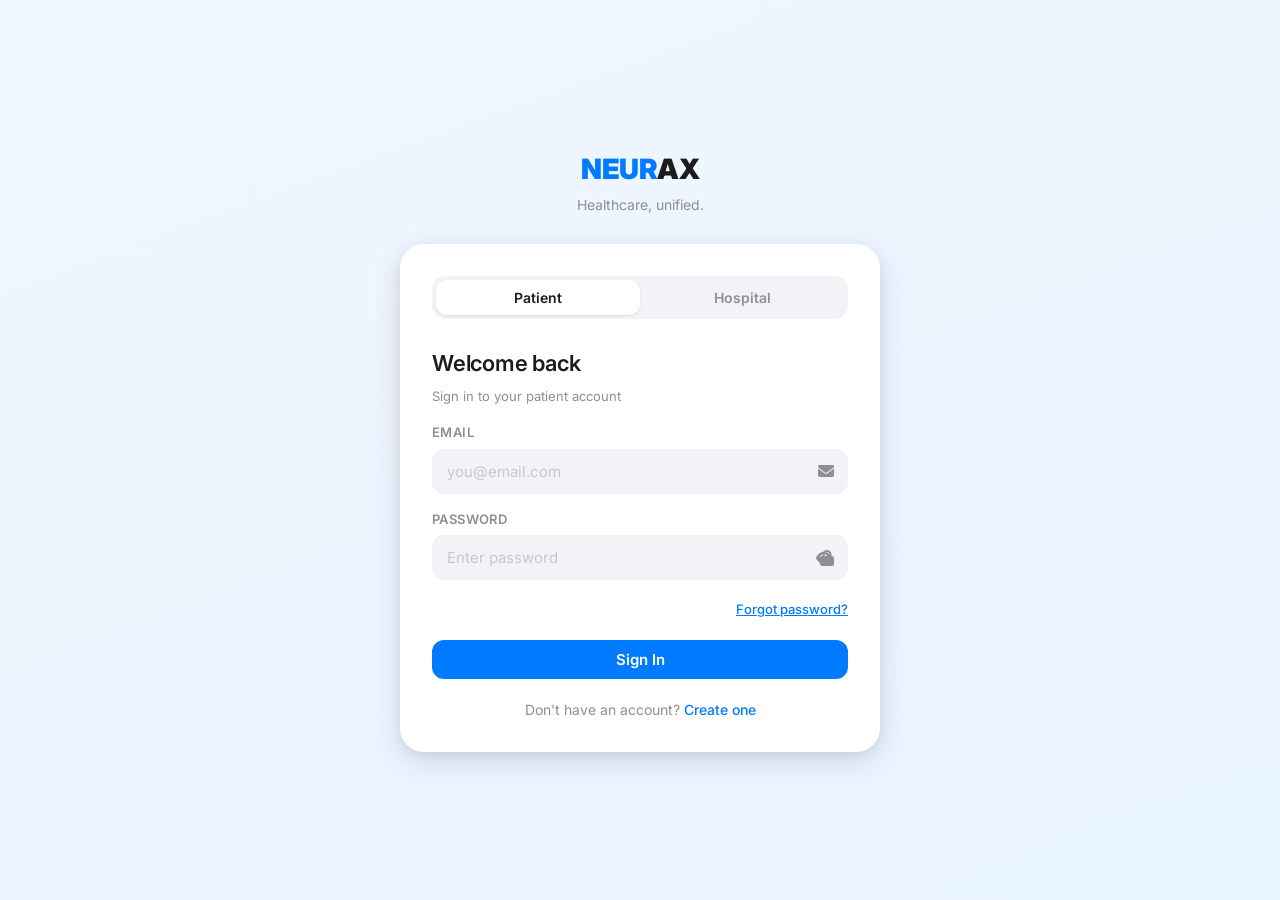
<file: templates/auth.html>
<!DOCTYPE html>
<html lang="en">
<head>
  <meta charset="UTF-8" />
  <meta name="viewport" content="width=device-width, initial-scale=1.0" />
  <title>NEURAX — Auth</title>
  <link rel="stylesheet" href="/static/css/apple.css" />
  <link rel="stylesheet" href="https://cdnjs.cloudflare.com/ajax/libs/font-awesome/6.5.0/css/all.min.css" />
  <style>
    body {
      min-height: 100vh;
      display: flex;
      align-items: center;
      justify-content: center;
      background: linear-gradient(160deg, #F0F6FF 0%, #E8F4FF 100%);
      padding: 24px;
    }
    .auth-wrapper { width: 100%; max-width: 480px; }
    .auth-logo { text-align: center; margin-bottom: 28px; }
    .auth-logo a { font-size: 28px; font-weight: 900; color: var(--blue); text-decoration: none; letter-spacing: -0.5px; }
    .auth-logo a span { color: var(--label); }
    .auth-logo p { font-size: 14px; color: var(--gray); margin-top: 4px; }
    .auth-card { background: white; border-radius: 24px; padding: 32px; box-shadow: var(--shadow-lg); }
    .auth-tabs { display: flex; background: var(--gray6); border-radius: 14px; padding: 4px; margin-bottom: 28px; }
    .auth-tab {
      flex: 1; padding: 9px; border-radius: 11px; font-size: 14px; font-weight: 600;
      cursor: pointer; border: none; background: transparent; color: var(--gray);
      font-family: inherit; transition: all 0.2s var(--ease); text-align: center;
    }
    .auth-tab.active { background: white; color: var(--label); box-shadow: var(--shadow-sm); }
    .auth-form { display: none; }
    .auth-form.active { display: block; }
    .form-row { display: grid; grid-template-columns: 1fr 1fr; gap: 12px; }
    .auth-footer { text-align: center; margin-top: 20px; font-size: 14px; color: var(--gray); }
    .auth-footer a { color: var(--blue); font-weight: 500; text-decoration: none; }
    .auth-footer a:hover { text-decoration: underline; }
    .section-title {
      font-size: 11px; font-weight: 700; color: var(--gray2); text-transform: uppercase;
      letter-spacing: 0.8px; margin: 20px 0 12px; padding-bottom: 8px;
      border-bottom: 1px solid var(--gray5);
    }
    .otp-input-row { display: flex; gap: 10px; }
    .otp-input-row .input { text-align: center; font-size: 22px; font-weight: 700; letter-spacing: 8px; flex: 1; }
    .back-link {
      display: inline-flex; align-items: center; gap: 6px; font-size: 14px;
      color: var(--gray); cursor: pointer; margin-bottom: 20px; font-weight: 500;
    }
    .back-link:hover { color: var(--blue); }
    .password-toggle {
      position: absolute; right: 12px; top: 50%; transform: translateY(-50%);
      background: none; border: none; color: var(--gray); cursor: pointer;
      padding: 4px; font-size: 14px;
    }
  </style>
</head>
<body>

<div class="auth-wrapper">
  <div class="auth-logo">
    <a href="/">NEUR<span>AX</span></a>
    <p>Healthcare, unified.</p>
  </div>

  <div class="auth-card" id="authCard">

    <!-- ── Patient Login ── -->
    <div id="formPatientLogin" class="auth-form active">
      <div class="auth-tabs">
        <button class="auth-tab active" onclick="switchPortal('patient')">Patient</button>
        <button class="auth-tab" onclick="switchPortal('hospital')">Hospital</button>
      </div>
      <h3 style="margin-bottom:6px">Welcome back</h3>
      <p class="text-sm text-secondary mb-4">Sign in to your patient account</p>
      <form onsubmit="handlePatientLogin(event)">
        <div class="form-group">
          <label class="form-label">Email</label>
          <div class="input-group">
            <span class="input-icon"><i class="fa-solid fa-envelope"></i></span>
            <input type="email" id="plEmail" class="input" placeholder="you@email.com" required />
          </div>
        </div>
        <div class="form-group">
          <label class="form-label">Password</label>
          <div class="input-group" style="position:relative">
            <span class="input-icon"><i class="fa-solid fa-lock"></i></span>
            <input type="password" id="plPassword" class="input" placeholder="Enter password" required />
            <button type="button" class="password-toggle" onclick="togglePassword('plPassword', this)">
              <i class="fa-solid fa-eye"></i>
            </button>
          </div>
        </div>
        <div style="text-align:right;margin-bottom:20px">
          <a href="#" class="text-sm text-blue font-medium" onclick="showForm('formForgotPassword', 'patient')">Forgot password?</a>
        </div>
        <button type="submit" class="btn btn-primary btn-full" id="plBtn"><span>Sign In</span></button>
      </form>
      <div class="auth-footer">
        Don't have an account? <a href="#" onclick="showForm('formPatientRegister')">Create one</a>
      </div>
    </div>

    <!-- ── Patient Register ── -->
    <div id="formPatientRegister" class="auth-form">
      <span class="back-link" onclick="showForm('formPatientLogin')">
        <i class="fa-solid fa-chevron-left"></i> Back
      </span>
      <h3 style="margin-bottom:6px">Create account</h3>
      <p class="text-sm text-secondary mb-4">Join NEURAX as a patient</p>
      <form onsubmit="handlePatientRegister(event)">
        <div class="form-row">
          <div class="form-group">
            <label class="form-label">First Name</label>
            <input type="text" id="prFirstName" class="input" placeholder="First" required />
          </div>
          <div class="form-group">
            <label class="form-label">Last Name</label>
            <input type="text" id="prLastName" class="input" placeholder="Last" required />
          </div>
        </div>
        <div class="form-group">
          <label class="form-label">Email</label>
          <input type="email" id="prEmail" class="input" placeholder="you@email.com" required />
        </div>
        <div class="form-group">
          <label class="form-label">Password</label>
          <div class="input-group" style="position:relative">
            <input type="password" id="prPassword" class="input" placeholder="Min. 8 characters" required minlength="8" />
            <button type="button" class="password-toggle" onclick="togglePassword('prPassword', this)">
              <i class="fa-solid fa-eye"></i>
            </button>
          </div>
        </div>
        <div class="form-row">
          <div class="form-group">
            <label class="form-label">Phone</label>
            <input type="tel" id="prPhone" class="input" placeholder="+91 XXXXX XXXXX" required />
          </div>
          <div class="form-group">
            <label class="form-label">Date of Birth</label>
            <input type="date" id="prDob" class="input" required />
          </div>
        </div>
        <div class="form-row">
          <div class="form-group">
            <label class="form-label">Gender</label>
            <select id="prGender" class="input" required>
              <option value="">Select</option>
              <option value="male">Male</option>
              <option value="female">Female</option>
              <option value="other">Other</option>
            </select>
          </div>
          <div class="form-group">
            <label class="form-label">Blood Group</label>
            <select id="prBloodGroup" class="input" required>
              <option value="">Select</option>
              <option>A+</option><option>A-</option>
              <option>B+</option><option>B-</option>
              <option>O+</option><option>O-</option>
              <option>AB+</option><option>AB-</option>
            </select>
          </div>
        </div>
        <div class="section-title">Emergency Contact (Optional)</div>
        <div class="form-row">
          <div class="form-group">
            <label class="form-label">Contact Name</label>
            <input type="text" id="prEcName" class="input" placeholder="Name" />
          </div>
          <div class="form-group">
            <label class="form-label">Contact Phone</label>
            <input type="tel" id="prEcPhone" class="input" placeholder="Phone" />
          </div>
        </div>
        <button type="submit" class="btn btn-primary btn-full" id="prBtn"><span>Create Account</span></button>
      </form>
      <div class="auth-footer">
        Already have an account? <a href="#" onclick="showForm('formPatientLogin')">Sign in</a>
      </div>
    </div>

    <!-- ── Hospital Login ── -->
    <div id="formHospitalLogin" class="auth-form">
      <div class="auth-tabs">
        <button class="auth-tab" onclick="switchPortal('patient')">Patient</button>
        <button class="auth-tab active" onclick="switchPortal('hospital')">Hospital</button>
      </div>
      <h3 style="margin-bottom:6px">Hospital Login</h3>
      <p class="text-sm text-secondary mb-4">Sign in to your hospital account</p>
      <form onsubmit="handleHospitalLogin(event)">
        <div class="form-group">
          <label class="form-label">Hospital Email</label>
          <div class="input-group">
            <span class="input-icon"><i class="fa-solid fa-envelope"></i></span>
            <input type="email" id="hlEmail" class="input" placeholder="hospital@email.com" required />
          </div>
        </div>
        <div class="form-group">
          <label class="form-label">Password</label>
          <div class="input-group" style="position:relative">
            <span class="input-icon"><i class="fa-solid fa-lock"></i></span>
            <input type="password" id="hlPassword" class="input" placeholder="Enter password" required />
            <button type="button" class="password-toggle" onclick="togglePassword('hlPassword', this)">
              <i class="fa-solid fa-eye"></i>
            </button>
          </div>
        </div>
        <div style="text-align:right;margin-bottom:20px">
          <a href="#" class="text-sm text-blue font-medium" onclick="showForm('formForgotPassword', 'hospital')">Forgot password?</a>
        </div>
        <button type="submit" class="btn btn-primary btn-full" id="hlBtn"><span>Sign In</span></button>
      </form>
      <div class="auth-footer">
        New hospital? <a href="#" onclick="showForm('formHospitalRegister')">Register here</a>
      </div>
    </div>

    <!-- ── Hospital Register ── -->
    <div id="formHospitalRegister" class="auth-form">
      <span class="back-link" onclick="showForm('formHospitalLogin')">
        <i class="fa-solid fa-chevron-left"></i> Back
      </span>
      <h3 style="margin-bottom:6px">Register Hospital</h3>
      <p class="text-sm text-secondary mb-4">Register your hospital on NEURAX</p>
      <form onsubmit="handleHospitalRegister(event)">
        <div class="section-title">Hospital Details</div>
        <div class="form-group">
          <label class="form-label">Hospital Name</label>
          <input type="text" id="hrHospitalName" class="input" placeholder="e.g. Apollo Hospitals" required />
        </div>
        <div class="form-row">
          <div class="form-group">
            <label class="form-label">Hospital Type</label>
            <select id="hrHospitalType" class="input" required>
              <option value="">Select</option>
              <option>General Hospital</option>
              <option>Multi-Specialty</option>
              <option>Super-Specialty</option>
              <option>Clinic</option>
              <option>Diagnostic Center</option>
              <option>Nursing Home</option>
            </select>
          </div>
          <div class="form-group">
            <label class="form-label">Registration No.</label>
            <input type="text" id="hrRegNo" class="input" placeholder="MCI-XXXXX" required />
          </div>
        </div>
        <div class="section-title">Location &amp; Contact</div>
        <div class="form-group">
          <label class="form-label">Address</label>
          <input type="text" id="hrAddress" class="input" placeholder="Street address" required />
        </div>
        <div class="form-row">
          <div class="form-group">
            <label class="form-label">City</label>
            <input type="text" id="hrCity" class="input" placeholder="City" required />
          </div>
          <div class="form-group">
            <label class="form-label">State</label>
            <input type="text" id="hrState" class="input" placeholder="State" required />
          </div>
        </div>
        <div class="form-row">
          <div class="form-group">
            <label class="form-label">Phone</label>
            <input type="tel" id="hrPhone" class="input" placeholder="+91 XXXXXXXXXX" required />
          </div>
          <div class="form-group">
            <label class="form-label">Email</label>
            <input type="email" id="hrEmail" class="input" placeholder="hospital@email.com" required />
          </div>
        </div>
        <div class="form-group">
          <label class="form-label">Password</label>
          <div class="input-group" style="position:relative">
            <input type="password" id="hrPassword" class="input" placeholder="Create a strong password" required minlength="8" />
            <button type="button" class="password-toggle" onclick="togglePassword('hrPassword', this)">
              <i class="fa-solid fa-eye"></i>
            </button>
          </div>
        </div>
        <button type="submit" class="btn btn-primary btn-full" id="hrBtn"><span>Submit Registration</span></button>
      </form>
      <p class="text-xs text-secondary" style="margin-top:12px;text-align:center">
        Your registration will be reviewed by our admin team. You'll receive an email once approved.
      </p>
    </div>

    <!-- ── Forgot Password ── -->
    <div id="formForgotPassword" class="auth-form">
      <span class="back-link" id="forgotBackLink" onclick="goBackFromForgot()">
        <i class="fa-solid fa-chevron-left"></i> Back
      </span>
      <h3 style="margin-bottom:6px">Reset Password</h3>
      <p class="text-sm text-secondary mb-4">Enter your email to receive a reset OTP</p>
      <input type="hidden" id="fpUserType" value="patient" />
      <form onsubmit="handleForgotPassword(event)">
        <div class="form-group">
          <label class="form-label">Email</label>
          <div class="input-group">
            <span class="input-icon"><i class="fa-solid fa-envelope"></i></span>
            <input type="email" id="fpEmail" class="input" placeholder="Registered email" required />
          </div>
        </div>
        <button type="submit" class="btn btn-primary btn-full" id="fpBtn"><span>Send OTP</span></button>
      </form>
    </div>

    <!-- ── Enter OTP ── -->
    <div id="formEnterOtp" class="auth-form">
      <h3 style="margin-bottom:6px">Enter OTP</h3>
      <p class="text-sm text-secondary mb-4">We sent a 6-digit code to <strong id="otpEmailDisplay"></strong></p>
      <form onsubmit="handleVerifyOtp(event)">
        <div class="form-group">
          <label class="form-label">6-Digit OTP</label>
          <div class="otp-input-row">
            <input type="text" id="otpCode" class="input" placeholder="000000" maxlength="6" inputmode="numeric" required />
          </div>
        </div>
        <div class="form-group">
          <label class="form-label">New Password</label>
          <div class="input-group" style="position:relative">
            <input type="password" id="otpNewPassword" class="input" placeholder="New password" required minlength="8" />
            <button type="button" class="password-toggle" onclick="togglePassword('otpNewPassword', this)">
              <i class="fa-solid fa-eye"></i>
            </button>
          </div>
        </div>
        <div class="form-group">
          <label class="form-label">Confirm Password</label>
          <input type="password" id="otpConfirmPassword" class="input" placeholder="Confirm password" required />
        </div>
        <button type="submit" class="btn btn-primary btn-full" id="otpBtn"><span>Reset Password</span></button>
      </form>
    </div>

  </div><!-- /auth-card -->
</div><!-- /auth-wrapper -->

<div class="toast-container" id="toastContainer"></div>

<script>
  const params = new URLSearchParams(window.location.search);
  const mode   = params.get('mode') || 'patient-login';
  let forgotUserType = 'patient';

  const formMap = {
    'patient-login':     'formPatientLogin',
    'patient-register':  'formPatientRegister',
    'hospital-login':    'formHospitalLogin',
    'hospital-register': 'formHospitalRegister',
  };

  function showForm(id, extra) {
    document.querySelectorAll('.auth-form').forEach(f => f.classList.remove('active'));
    document.getElementById(id).classList.add('active');
    if (extra) forgotUserType = extra;
  }

  function switchPortal(portal) {
    showForm(portal === 'patient' ? 'formPatientLogin' : 'formHospitalLogin');
  }

  function goBackFromForgot() {
    showForm(forgotUserType === 'patient' ? 'formPatientLogin' : 'formHospitalLogin');
  }

  showForm(formMap[mode] || 'formPatientLogin');

  // ── Toasts ──
  function showToast(msg, type = 'info') {
    const icons = { success: 'fa-circle-check', error: 'fa-circle-xmark', info: 'fa-circle-info', warning: 'fa-triangle-exclamation' };
    const c = document.getElementById('toastContainer');
    const t = document.createElement('div');
    t.className = `toast ${type}`;
    t.innerHTML = `<i class="fa-solid ${icons[type]} toast-icon"></i><span>${msg}</span>`;
    c.appendChild(t);
    setTimeout(() => t.classList.add('show'), 10);
    setTimeout(() => { t.classList.remove('show'); setTimeout(() => t.remove(), 400); }, 3500);
  }

  function setLoading(btnId, loading, text = 'Submit') {
    const btn = document.getElementById(btnId);
    if (loading) {
      btn.disabled = true;
      btn.innerHTML = `<span class="spinner spinner-sm"></span>`;
    } else {
      btn.disabled = false;
      btn.innerHTML = `<span>${text}</span>`;
    }
  }

  function togglePassword(inputId, btn) {
    const input = document.getElementById(inputId);
    const icon  = btn.querySelector('i');
    input.type  = input.type === 'password' ? 'text' : 'password';
    icon.className = input.type === 'password' ? 'fa-solid fa-eye' : 'fa-solid fa-eye-slash';
  }

  function storeAuth(token, data, role) {
    localStorage.setItem('neurax_token', token);
    localStorage.setItem('neurax_role',  role);
    localStorage.setItem('neurax_user',  JSON.stringify(data));
  }

  // ── Patient Login ──
  async function handlePatientLogin(e) {
    e.preventDefault();
    setLoading('plBtn', true);
    const controller = new AbortController();
    const timeoutId = setTimeout(() => controller.abort(), 12000);
    try {
      const res  = await fetch('/api/auth/patient/login', {
        method: 'POST',
        headers: { 'Content-Type': 'application/json' },
        body: JSON.stringify({ email: document.getElementById('plEmail').value, password: document.getElementById('plPassword').value }),
        signal: controller.signal
      });
      clearTimeout(timeoutId);
      let data = {};
      try { data = await res.json(); } catch(e) { data = { error: `Server error (${res.status})` }; }
      if (!res.ok) throw new Error(data.error || 'Invalid credentials');
      storeAuth(data.token, data, 'patient');
      showToast(`Welcome back, ${data.first_name}!`, 'success');
      setTimeout(() => window.location.href = '/patient', 800);
    } catch(err) {
      clearTimeout(timeoutId);
      const msg = err.name === 'AbortError' ? 'Server timed out. Please check database connection.' : (err.message || 'Login failed');
      showToast(msg, 'error');
      setLoading('plBtn', false, 'Sign In');
    }
  }

  // ── Patient Register ──
  async function handlePatientRegister(e) {
    e.preventDefault();
    setLoading('prBtn', true);
    const controller = new AbortController();
    const timeoutId = setTimeout(() => controller.abort(), 12000);
    const body = {
      first_name: document.getElementById('prFirstName').value,
      last_name:  document.getElementById('prLastName').value,
      email:      document.getElementById('prEmail').value,
      password:   document.getElementById('prPassword').value,
      phone:      document.getElementById('prPhone').value,
      dob:        document.getElementById('prDob').value,
      gender:     document.getElementById('prGender').value,
      blood_group: document.getElementById('prBloodGroup').value,
      emergency_contact_name:  document.getElementById('prEcName').value,
      emergency_contact_phone: document.getElementById('prEcPhone').value,
    };
    try {
      const res  = await fetch('/api/auth/patient/register', {
        method: 'POST',
        headers: { 'Content-Type': 'application/json' },
        body: JSON.stringify(body),
        signal: controller.signal
      });
      clearTimeout(timeoutId);
      let data = {};
      try { data = await res.json(); } catch(e) { data = { error: `Server error (${res.status})` }; }
      if (!res.ok) throw new Error(data.error || 'Registration failed');
      storeAuth(data.token, data, 'patient');
      showToast(`Account created! Your ID: ${data.patient_uid}`, 'success');
      setTimeout(() => window.location.href = '/patient', 1000);
    } catch(err) {
      clearTimeout(timeoutId);
      const msg = err.name === 'AbortError' ? 'Server timed out. Please check database connection.' : (err.message || 'Registration failed');
      showToast(msg, 'error');
      setLoading('prBtn', false, 'Create Account');
    }
  }

  // ── Hospital Login ──
  async function handleHospitalLogin(e) {
    e.preventDefault();
    setLoading('hlBtn', true);
    const controller = new AbortController();
    const timeoutId = setTimeout(() => controller.abort(), 12000);
    try {
      const res  = await fetch('/api/auth/hospital/login', {
        method: 'POST',
        headers: { 'Content-Type': 'application/json' },
        body: JSON.stringify({ email: document.getElementById('hlEmail').value, password: document.getElementById('hlPassword').value }),
        signal: controller.signal
      });
      clearTimeout(timeoutId);
      let data = {};
      try { data = await res.json(); } catch(e) { data = { error: `Server error (${res.status})` }; }
      if (!res.ok) throw new Error(data.error || 'Invalid credentials');
      storeAuth(data.token, data, 'hospital');
      showToast('Login successful', 'success');
      setTimeout(() => window.location.href = '/hospital', 800);
    } catch(err) {
      clearTimeout(timeoutId);
      const msg = err.name === 'AbortError' ? 'Server timed out. Please check database connection.' : (err.message || 'Login failed');
      showToast(msg, 'error');
      setLoading('hlBtn', false, 'Sign In');
    }
  }

  // ── Hospital Register ──
  async function handleHospitalRegister(e) {
    e.preventDefault();
    setLoading('hrBtn', true);
    const controller = new AbortController();
    const timeoutId = setTimeout(() => controller.abort(), 12000);
    const body = {
      hospital_name:       document.getElementById('hrHospitalName').value,
      hospital_type:       document.getElementById('hrHospitalType').value,
      registration_number: document.getElementById('hrRegNo').value,
      address:             document.getElementById('hrAddress').value,
      city:                document.getElementById('hrCity').value,
      state:               document.getElementById('hrState').value,
      phone:               document.getElementById('hrPhone').value,
      email:               document.getElementById('hrEmail').value,
      password:            document.getElementById('hrPassword').value,
    };
    try {
      const res  = await fetch('/api/auth/hospital/register', {
        method: 'POST',
        headers: { 'Content-Type': 'application/json' },
        body: JSON.stringify(body),
        signal: controller.signal
      });
      clearTimeout(timeoutId);
      let data = {};
      try { data = await res.json(); } catch(e) { data = { error: `Server error (${res.status})` }; }
      if (!res.ok) throw new Error(data.error || 'Registration failed');
      document.getElementById('authCard').innerHTML = `
        <div style="text-align:center;padding:20px 0">
          <div style="font-size:52px;margin-bottom:16px">🏥</div>
          <h3 style="margin-bottom:8px">Hospital Registered!</h3>
          <p class="text-sm text-secondary" style="margin-bottom:24px">
            Your hospital is registered. You can log in immediately.
          </p>
          <div style="background:var(--gray6);border-radius:14px;padding:20px;margin-bottom:24px">
            <p class="text-xs text-secondary" style="margin-bottom:4px">YOUR HOSPITAL CODE</p>
            <p style="font-size:26px;font-weight:800;letter-spacing:3px;color:var(--blue)">${data.hospital_code}</p>
            <p class="text-xs text-secondary" style="margin-top:8px">Keep this code safe — it identifies your hospital on NEURAX</p>
          </div>
          <a href="/auth?mode=hospital-login" class="btn btn-primary btn-full">Go to Login</a>
        </div>
      `;
    } catch(err) {
      clearTimeout(timeoutId);
      const msg = err.name === 'AbortError' ? 'Server timed out. Please check database connection.' : (err.message || 'Registration failed');
      showToast(msg, 'error');
      setLoading('hrBtn', false, 'Submit Registration');
    }
  }

  // ── Forgot Password ──
  let forgotEmail = '';
  async function handleForgotPassword(e) {
    e.preventDefault();
    setLoading('fpBtn', true);
    forgotEmail = document.getElementById('fpEmail').value;
    try {
      await fetch('/api/auth/forgot-password', {
        method: 'POST', headers: { 'Content-Type': 'application/json' },
        body: JSON.stringify({ email: forgotEmail, user_type: forgotUserType })
      });
      document.getElementById('otpEmailDisplay').textContent = forgotEmail;
      showForm('formEnterOtp');
      showToast('OTP sent! Check your email.', 'success');
    } catch(err) {
      showToast('Something went wrong', 'error');
    } finally {
      setLoading('fpBtn', false, 'Send OTP');
    }
  }

  // ── Verify OTP ──
  async function handleVerifyOtp(e) {
    e.preventDefault();
    const newPass     = document.getElementById('otpNewPassword').value;
    const confirmPass = document.getElementById('otpConfirmPassword').value;
    if (newPass !== confirmPass) { showToast('Passwords do not match', 'error'); return; }
    setLoading('otpBtn', true);
    try {
      const res  = await fetch('/api/auth/reset-password', {
        method: 'POST', headers: { 'Content-Type': 'application/json' },
        body: JSON.stringify({ email: forgotEmail, otp: document.getElementById('otpCode').value, new_password: newPass, user_type: forgotUserType })
      });
      const data = await res.json();
      if (!res.ok) throw new Error(data.error);
      showToast('Password reset successfully!', 'success');
      setTimeout(() => showForm(forgotUserType === 'patient' ? 'formPatientLogin' : 'formHospitalLogin'), 1200);
    } catch(err) {
      showToast(err.message || 'Invalid OTP', 'error');
      setLoading('otpBtn', false, 'Reset Password');
    }
  }
</script>
</body>
</html>
</file>
<file: static/css/apple.css>
/* ─────────────────────────────────────────────
   NEURAX — Apple Health Design System
   ───────────────────────────────────────────── */

@import url('https://fonts.googleapis.com/css2?family=Inter:wght@300;400;500;600;700;800;900&display=swap');

:root {
  /* iOS System Colors */
  --blue:    #007AFF;
  --green:   #34C759;
  --red:     #FF3B30;
  --orange:  #FF9500;
  --yellow:  #FFCC00;
  --purple:  #AF52DE;
  --pink:    #FF2D55;
  --teal:    #5AC8FA;
  --indigo:  #5856D6;

  /* Backgrounds */
  --bg:         #F2F2F7;
  --bg-card:    #FFFFFF;
  --bg-grouped: #F2F2F7;

  /* Labels */
  --label:           #1C1C1E;
  --label-secondary: #3C3C43CC;
  --label-tertiary:  #3C3C4399;
  --label-quaternary:#3C3C4366;

  /* Fills */
  --fill:            #78788033;
  --fill-secondary:  #78788028;
  --fill-tertiary:   #7676801E;

  /* Separators */
  --separator:       #C6C6C8;
  --separator-opaque:#C6C6C8;

  /* System Grays */
  --gray:  #8E8E93;
  --gray2: #AEAEB2;
  --gray3: #C7C7CC;
  --gray4: #D1D1D6;
  --gray5: #E5E5EA;
  --gray6: #F2F2F7;

  /* Radius */
  --radius-sm: 8px;
  --radius:    12px;
  --radius-lg: 16px;
  --radius-xl: 20px;

  /* Shadows */
  --shadow-sm: 0 1px 3px rgba(0,0,0,0.06), 0 1px 2px rgba(0,0,0,0.04);
  --shadow:    0 2px 8px rgba(0,0,0,0.08), 0 1px 3px rgba(0,0,0,0.04);
  --shadow-md: 0 4px 16px rgba(0,0,0,0.10), 0 2px 6px rgba(0,0,0,0.05);
  --shadow-lg: 0 8px 32px rgba(0,0,0,0.12), 0 4px 12px rgba(0,0,0,0.06);

  /* Transitions */
  --ease: cubic-bezier(0.25, 0.46, 0.45, 0.94);
  --spring: cubic-bezier(0.34, 1.56, 0.64, 1);
}

/* ── Reset ── */
*, *::before, *::after { box-sizing: border-box; margin: 0; padding: 0; }

html { font-size: 16px; -webkit-text-size-adjust: 100%; }

body {
  font-family: 'Inter', -apple-system, BlinkMacSystemFont, 'SF Pro Text', sans-serif;
  background: var(--bg);
  color: var(--label);
  line-height: 1.5;
  -webkit-font-smoothing: antialiased;
}

/* ── Typography ── */
h1 { font-size: 34px; font-weight: 700; letter-spacing: -0.5px; line-height: 1.2; }
h2 { font-size: 28px; font-weight: 700; letter-spacing: -0.3px; line-height: 1.25; }
h3 { font-size: 22px; font-weight: 600; letter-spacing: -0.2px; }
h4 { font-size: 17px; font-weight: 600; }
h5 { font-size: 15px; font-weight: 600; }
h6 { font-size: 13px; font-weight: 600; }
p  { font-size: 15px; line-height: 1.6; color: var(--label); }

.text-xs   { font-size: 11px; }
.text-sm   { font-size: 13px; }
.text-base { font-size: 15px; }
.text-lg   { font-size: 17px; }
.text-xl   { font-size: 20px; }
.text-2xl  { font-size: 24px; }
.text-3xl  { font-size: 30px; }

.font-light    { font-weight: 300; }
.font-regular  { font-weight: 400; }
.font-medium   { font-weight: 500; }
.font-semibold { font-weight: 600; }
.font-bold     { font-weight: 700; }
.font-heavy    { font-weight: 800; }
.font-black    { font-weight: 900; }

.text-secondary  { color: var(--gray); }
.text-tertiary   { color: var(--gray2); }
.text-blue       { color: var(--blue); }
.text-green      { color: var(--green); }
.text-red        { color: var(--red); }
.text-orange     { color: var(--orange); }
.text-purple     { color: var(--purple); }

/* ── Layout ── */
.container { max-width: 1200px; margin: 0 auto; padding: 0 20px; }
.container-sm { max-width: 640px; margin: 0 auto; padding: 0 20px; }
.container-md { max-width: 900px; margin: 0 auto; padding: 0 20px; }

.flex        { display: flex; }
.flex-col    { flex-direction: column; }
.items-center { align-items: center; }
.items-start  { align-items: flex-start; }
.items-end    { align-items: flex-end; }
.justify-center  { justify-content: center; }
.justify-between { justify-content: space-between; }
.justify-end     { justify-content: flex-end; }
.gap-1  { gap: 4px; }
.gap-2  { gap: 8px; }
.gap-3  { gap: 12px; }
.gap-4  { gap: 16px; }
.gap-5  { gap: 20px; }
.gap-6  { gap: 24px; }
.flex-1 { flex: 1; }
.flex-wrap { flex-wrap: wrap; }
.grid-2 { display: grid; grid-template-columns: 1fr 1fr; gap: 16px; }
.grid-3 { display: grid; grid-template-columns: repeat(3,1fr); gap: 16px; }
.grid-4 { display: grid; grid-template-columns: repeat(4,1fr); gap: 16px; }

/* ── Spacing ── */
.p-1  { padding: 4px; }   .p-2  { padding: 8px; }
.p-3  { padding: 12px; }  .p-4  { padding: 16px; }
.p-5  { padding: 20px; }  .p-6  { padding: 24px; }
.px-3 { padding-left: 12px; padding-right: 12px; }
.px-4 { padding-left: 16px; padding-right: 16px; }
.px-5 { padding-left: 20px; padding-right: 20px; }
.py-2 { padding-top: 8px; padding-bottom: 8px; }
.py-3 { padding-top: 12px; padding-bottom: 12px; }
.py-4 { padding-top: 16px; padding-bottom: 16px; }

.m-0 { margin: 0; }
.mt-1 { margin-top: 4px; } .mt-2 { margin-top: 8px; }
.mt-3 { margin-top: 12px; } .mt-4 { margin-top: 16px; }
.mt-6 { margin-top: 24px; } .mt-8 { margin-top: 32px; }
.mb-1 { margin-bottom: 4px; } .mb-2 { margin-bottom: 8px; }
.mb-3 { margin-bottom: 12px; } .mb-4 { margin-bottom: 16px; }
.mb-6 { margin-bottom: 24px; }

/* ── Cards ── */
.card {
  background: var(--bg-card);
  border-radius: var(--radius-lg);
  box-shadow: var(--shadow);
  overflow: hidden;
}
.card-body { padding: 20px; }
.card-sm .card-body { padding: 16px; }
.card-lg .card-body { padding: 28px; }

.card-header {
  padding: 16px 20px 0;
  display: flex;
  align-items: center;
  justify-content: space-between;
}
.card-footer {
  padding: 0 20px 16px;
  border-top: 1px solid var(--gray5);
  margin-top: 16px;
  padding-top: 12px;
}

/* ── Stat Cards ── */
.stat-card {
  background: var(--bg-card);
  border-radius: var(--radius-lg);
  padding: 20px;
  box-shadow: var(--shadow);
  display: flex;
  align-items: center;
  gap: 16px;
  transition: transform 0.2s var(--ease), box-shadow 0.2s var(--ease);
}
.stat-card:hover {
  transform: translateY(-2px);
  box-shadow: var(--shadow-md);
}
.stat-icon {
  width: 52px; height: 52px;
  border-radius: 14px;
  display: flex; align-items: center; justify-content: center;
  font-size: 22px;
  flex-shrink: 0;
}
.stat-icon.blue   { background: #007AFF1A; color: var(--blue); }
.stat-icon.green  { background: #34C7591A; color: var(--green); }
.stat-icon.red    { background: #FF3B301A; color: var(--red); }
.stat-icon.orange { background: #FF95001A; color: var(--orange); }
.stat-icon.purple { background: #AF52DE1A; color: var(--purple); }
.stat-icon.teal   { background: #5AC8FA1A; color: var(--teal); }

.stat-label { font-size: 13px; color: var(--gray); font-weight: 500; }
.stat-value { font-size: 28px; font-weight: 700; line-height: 1.1; }

/* ── Buttons ── */
.btn {
  display: inline-flex;
  align-items: center;
  justify-content: center;
  gap: 8px;
  padding: 10px 20px;
  border-radius: var(--radius);
  font-size: 15px;
  font-weight: 600;
  font-family: inherit;
  cursor: pointer;
  border: none;
  outline: none;
  text-decoration: none;
  transition: all 0.18s var(--ease);
  white-space: nowrap;
  user-select: none;
}
.btn:active { transform: scale(0.97); }

.btn-primary {
  background: var(--blue);
  color: white;
}
.btn-primary:hover { background: #0066DD; box-shadow: 0 4px 12px rgba(0,122,255,0.35); }

.btn-success {
  background: var(--green);
  color: white;
}
.btn-success:hover { background: #28A745; box-shadow: 0 4px 12px rgba(52,199,89,0.35); }

.btn-danger {
  background: var(--red);
  color: white;
}
.btn-danger:hover { background: #D70015; }

.btn-outline {
  background: transparent;
  color: var(--blue);
  border: 1.5px solid var(--blue);
}
.btn-outline:hover { background: #007AFF12; }

.btn-ghost {
  background: var(--gray5);
  color: var(--label);
}
.btn-ghost:hover { background: var(--gray4); }

.btn-sm { padding: 7px 14px; font-size: 13px; border-radius: 10px; }
.btn-lg { padding: 14px 28px; font-size: 17px; border-radius: 14px; }
.btn-xl { padding: 16px 36px; font-size: 18px; border-radius: 16px; }
.btn-full { width: 100%; }
.btn-icon { padding: 10px; border-radius: var(--radius); }

.btn:disabled, .btn.loading {
  opacity: 0.5;
  cursor: not-allowed;
  pointer-events: none;
}

/* ── Inputs ── */
.form-group { display: flex; flex-direction: column; gap: 6px; margin-bottom: 16px; }
.form-label { font-size: 13px; font-weight: 600; color: var(--gray); text-transform: uppercase; letter-spacing: 0.4px; }

.input {
  background: var(--gray6);
  border: 1.5px solid transparent;
  border-radius: var(--radius);
  padding: 12px 14px;
  font-size: 15px;
  font-family: inherit;
  color: var(--label);
  outline: none;
  width: 100%;
  transition: all 0.18s var(--ease);
}
.input:focus {
  background: white;
  border-color: var(--blue);
  box-shadow: 0 0 0 3px rgba(0,122,255,0.12);
}
.input::placeholder { color: var(--gray3); }
.input.error { border-color: var(--red); background: #FF3B3008; }

select.input { cursor: pointer; }
textarea.input { resize: vertical; min-height: 100px; }

.input-group { position: relative; }
.input-group .input { padding-right: 44px; }
.input-group .input-icon {
  position: absolute; right: 14px; top: 50%; transform: translateY(-50%);
  color: var(--gray); pointer-events: none;
}
.input-group .input-btn {
  position: absolute; right: 8px; top: 50%; transform: translateY(-50%);
  background: none; border: none; color: var(--gray); cursor: pointer; padding: 4px;
}

/* ── Badges ── */
.badge {
  display: inline-flex;
  align-items: center;
  gap: 4px;
  padding: 3px 10px;
  border-radius: 20px;
  font-size: 12px;
  font-weight: 600;
}
.badge-blue    { background: #007AFF1A; color: var(--blue); }
.badge-green   { background: #34C7591A; color: var(--green); }
.badge-red     { background: #FF3B301A; color: var(--red); }
.badge-orange  { background: #FF95001A; color: var(--orange); }
.badge-gray    { background: var(--gray5); color: var(--gray); }
.badge-purple  { background: #AF52DE1A; color: var(--purple); }

/* Status badges */
.badge-pending   { background: #FF95001A; color: var(--orange); }
.badge-confirmed { background: #34C7591A; color: var(--green); }
.badge-completed { background: #007AFF1A; color: var(--blue); }
.badge-cancelled { background: #FF3B301A; color: var(--red); }
.badge-approved  { background: #34C7591A; color: var(--green); }
.badge-rejected  { background: #FF3B301A; color: var(--red); }

/* ── Lists (iOS-style grouped) ── */
.list-group {
  background: var(--bg-card);
  border-radius: var(--radius-lg);
  overflow: hidden;
  box-shadow: var(--shadow);
}
.list-item {
  display: flex;
  align-items: center;
  padding: 14px 16px;
  gap: 12px;
  border-bottom: 1px solid var(--gray5);
  transition: background 0.15s;
  cursor: pointer;
}
.list-item:last-child { border-bottom: none; }
.list-item:hover { background: var(--gray6); }
.list-item:active { background: var(--gray5); }

.list-icon {
  width: 36px; height: 36px;
  border-radius: 10px;
  display: flex; align-items: center; justify-content: center;
  font-size: 16px;
  flex-shrink: 0;
}
.list-content { flex: 1; min-width: 0; }
.list-title { font-size: 15px; font-weight: 500; color: var(--label); }
.list-subtitle { font-size: 13px; color: var(--gray); margin-top: 1px; }
.list-right { font-size: 13px; color: var(--gray2); flex-shrink: 0; }
.list-chevron { color: var(--gray3); font-size: 12px; flex-shrink: 0; }

/* ── Section Header (iOS grouped) ── */
.section-header {
  padding: 22px 4px 8px;
  display: flex;
  align-items: baseline;
  justify-content: space-between;
}
.section-title {
  font-size: 22px;
  font-weight: 700;
  color: var(--label);
}
.section-action {
  font-size: 15px;
  font-weight: 500;
  color: var(--blue);
  cursor: pointer;
  text-decoration: none;
}
.section-action:hover { opacity: 0.7; }

/* ── Navigation ── */
.navbar {
  background: rgba(255,255,255,0.85);
  backdrop-filter: blur(20px) saturate(180%);
  -webkit-backdrop-filter: blur(20px) saturate(180%);
  border-bottom: 1px solid var(--gray5);
  position: sticky;
  top: 0;
  z-index: 100;
  height: 60px;
  display: flex;
  align-items: center;
  padding: 0 24px;
}
.navbar-brand {
  font-size: 20px;
  font-weight: 800;
  color: var(--blue);
  text-decoration: none;
  letter-spacing: -0.3px;
}
.navbar-brand span { color: var(--label); }

.sidebar {
  width: 280px;
  height: 100vh;
  position: fixed;
  left: 0; top: 0;
  background: rgba(255,255,255,0.92);
  backdrop-filter: blur(20px);
  border-right: 1px solid var(--gray5);
  display: flex;
  flex-direction: column;
  z-index: 50;
  overflow-y: auto;
}
.sidebar-header {
  padding: 24px 20px 16px;
  border-bottom: 1px solid var(--gray5);
}
.sidebar-logo {
  font-size: 22px;
  font-weight: 800;
  color: var(--blue);
  letter-spacing: -0.3px;
}
.sidebar-subtitle { font-size: 12px; color: var(--gray); margin-top: 2px; }

.sidebar-nav { padding: 12px 12px; flex: 1; }
.nav-section-label {
  font-size: 11px;
  font-weight: 700;
  color: var(--gray2);
  text-transform: uppercase;
  letter-spacing: 0.8px;
  padding: 12px 8px 6px;
}
.nav-item {
  display: flex;
  align-items: center;
  gap: 12px;
  padding: 10px 12px;
  border-radius: var(--radius);
  font-size: 15px;
  font-weight: 500;
  color: var(--label);
  cursor: pointer;
  transition: all 0.15s var(--ease);
  text-decoration: none;
  user-select: none;
}
.nav-item:hover { background: var(--gray6); }
.nav-item.active {
  background: #007AFF1A;
  color: var(--blue);
  font-weight: 600;
}
.nav-item-icon {
  width: 32px; height: 32px;
  border-radius: 9px;
  display: flex; align-items: center; justify-content: center;
  font-size: 15px;
  flex-shrink: 0;
}
.nav-item.active .nav-item-icon { background: var(--blue); color: white; }
.nav-item:not(.active) .nav-item-icon { background: var(--gray5); }

.nav-badge {
  margin-left: auto;
  background: var(--red);
  color: white;
  font-size: 11px;
  font-weight: 700;
  padding: 2px 7px;
  border-radius: 10px;
  min-width: 20px;
  text-align: center;
}

.main-content {
  margin-left: 280px;
  min-height: 100vh;
  padding: 24px;
}

/* ── Modal ── */
.modal-overlay {
  position: fixed;
  inset: 0;
  background: rgba(0,0,0,0.4);
  backdrop-filter: blur(4px);
  z-index: 200;
  display: flex;
  align-items: flex-end;
  justify-content: center;
  opacity: 0;
  pointer-events: none;
  transition: opacity 0.25s var(--ease);
}
.modal-overlay.open {
  opacity: 1;
  pointer-events: all;
}
.modal {
  background: var(--bg-card);
  border-radius: 24px 24px 0 0;
  width: 100%;
  max-width: 600px;
  max-height: 90vh;
  overflow-y: auto;
  transform: translateY(100%);
  transition: transform 0.35s var(--spring);
  padding: 8px 0 32px;
}
.modal-overlay.open .modal {
  transform: translateY(0);
}
.modal-handle {
  width: 36px; height: 4px;
  background: var(--gray4);
  border-radius: 2px;
  margin: 0 auto 16px;
}
.modal-header {
  padding: 0 20px 16px;
  border-bottom: 1px solid var(--gray5);
  display: flex;
  align-items: center;
  justify-content: space-between;
}
.modal-title { font-size: 18px; font-weight: 700; }
.modal-close {
  width: 30px; height: 30px;
  background: var(--gray5);
  border: none;
  border-radius: 50%;
  cursor: pointer;
  display: flex; align-items: center; justify-content: center;
  font-size: 14px;
  color: var(--gray);
  transition: background 0.15s;
}
.modal-close:hover { background: var(--gray4); }
.modal-body { padding: 20px; }

/* Desktop modal variant */
@media (min-width: 600px) {
  .modal-overlay { align-items: center; }
  .modal {
    border-radius: 20px;
    max-width: 540px;
    max-height: 85vh;
    transform: scale(0.95) translateY(10px);
    opacity: 0;
    transition: transform 0.3s var(--spring), opacity 0.25s var(--ease);
  }
  .modal-overlay.open .modal {
    transform: scale(1) translateY(0);
    opacity: 1;
  }
}

/* ── Toast / Alerts ── */
.toast-container {
  position: fixed;
  top: 20px; right: 20px;
  z-index: 999;
  display: flex;
  flex-direction: column;
  gap: 10px;
  pointer-events: none;
}
.toast {
  background: rgba(28,28,30,0.92);
  backdrop-filter: blur(20px);
  color: white;
  padding: 12px 18px;
  border-radius: 14px;
  font-size: 14px;
  font-weight: 500;
  display: flex;
  align-items: center;
  gap: 10px;
  pointer-events: all;
  box-shadow: var(--shadow-lg);
  transform: translateX(110%);
  transition: transform 0.35s var(--spring);
  max-width: 340px;
}
.toast.show { transform: translateX(0); }
.toast.success .toast-icon { color: var(--green); }
.toast.error   .toast-icon { color: var(--red); }
.toast.info    .toast-icon { color: var(--blue); }
.toast.warning .toast-icon { color: var(--orange); }

/* ── Table ── */
.table-wrap { overflow-x: auto; border-radius: var(--radius-lg); box-shadow: var(--shadow); }
table { width: 100%; border-collapse: collapse; background: var(--bg-card); }
thead th {
  padding: 12px 16px;
  text-align: left;
  font-size: 12px;
  font-weight: 700;
  color: var(--gray);
  text-transform: uppercase;
  letter-spacing: 0.5px;
  border-bottom: 1px solid var(--gray5);
  background: var(--gray6);
}
tbody td {
  padding: 14px 16px;
  font-size: 14px;
  border-bottom: 1px solid var(--gray5);
  vertical-align: middle;
}
tbody tr:last-child td { border-bottom: none; }
tbody tr:hover { background: var(--gray6); }

/* ── Search Bar ── */
.search-bar {
  position: relative;
  display: flex;
  align-items: center;
}
.search-bar .search-icon {
  position: absolute;
  left: 14px;
  color: var(--gray);
  font-size: 15px;
  pointer-events: none;
}
.search-bar .input { padding-left: 42px; border-radius: 12px; }

/* ── Empty State ── */
.empty-state {
  text-align: center;
  padding: 60px 20px;
  color: var(--gray);
}
.empty-state-icon {
  font-size: 52px;
  margin-bottom: 16px;
  opacity: 0.4;
}
.empty-state h4 { font-size: 17px; font-weight: 600; color: var(--label); margin-bottom: 6px; }
.empty-state p  { font-size: 14px; color: var(--gray); }

/* ── Loading ── */
.spinner {
  width: 20px; height: 20px;
  border: 2.5px solid var(--gray4);
  border-top-color: var(--blue);
  border-radius: 50%;
  animation: spin 0.7s linear infinite;
  display: inline-block;
}
.spinner-sm { width: 14px; height: 14px; border-width: 2px; }
.spinner-lg { width: 32px; height: 32px; border-width: 3px; }
@keyframes spin { to { transform: rotate(360deg); } }

.skeleton {
  background: linear-gradient(90deg, var(--gray5) 25%, var(--gray4) 50%, var(--gray5) 75%);
  background-size: 200% 100%;
  animation: shimmer 1.5s infinite;
  border-radius: 8px;
}
@keyframes shimmer { to { background-position: -200% 0; } }

/* ── Page Transitions ── */
.page { display: none; animation: fadeSlideIn 0.3s var(--ease); }
.page.active { display: block; }
@keyframes fadeSlideIn {
  from { opacity: 0; transform: translateY(8px); }
  to   { opacity: 1; transform: translateY(0); }
}

/* ── Divider ── */
.divider {
  height: 1px;
  background: var(--gray5);
  margin: 16px 0;
}
.divider-label {
  display: flex;
  align-items: center;
  gap: 12px;
  color: var(--gray2);
  font-size: 13px;
  margin: 16px 0;
}
.divider-label::before, .divider-label::after {
  content: '';
  flex: 1;
  height: 1px;
  background: var(--gray5);
}

/* ── Avatar ── */
.avatar {
  border-radius: 50%;
  object-fit: cover;
  background: var(--blue);
  color: white;
  display: flex;
  align-items: center;
  justify-content: center;
  font-weight: 700;
  flex-shrink: 0;
}
.avatar-sm  { width: 32px; height: 32px; font-size: 13px; }
.avatar-md  { width: 44px; height: 44px; font-size: 17px; }
.avatar-lg  { width: 60px; height: 60px; font-size: 22px; }
.avatar-xl  { width: 80px; height: 80px; font-size: 28px; }

/* ── Progress Ring ── */
.ring-container {
  position: relative;
  display: inline-flex;
  align-items: center;
  justify-content: center;
}
.ring-label {
  position: absolute;
  text-align: center;
  font-weight: 700;
}

/* ── Tabs ── */
.tabs {
  display: flex;
  background: var(--gray5);
  border-radius: var(--radius);
  padding: 3px;
  gap: 2px;
}
.tab {
  flex: 1;
  padding: 8px 16px;
  border-radius: 10px;
  font-size: 14px;
  font-weight: 600;
  cursor: pointer;
  border: none;
  background: transparent;
  color: var(--gray);
  font-family: inherit;
  transition: all 0.2s var(--ease);
  text-align: center;
  white-space: nowrap;
}
.tab.active {
  background: var(--bg-card);
  color: var(--label);
  box-shadow: var(--shadow-sm);
}

/* ── Notification dot ── */
.notif-dot {
  width: 8px; height: 8px;
  background: var(--red);
  border-radius: 50%;
  display: inline-block;
  flex-shrink: 0;
}

/* ── Misc Utilities ── */
.hidden     { display: none !important; }
.visible    { display: block !important; }
.opacity-0  { opacity: 0; }
.opacity-50 { opacity: 0.5; }
.w-full     { width: 100%; }
.h-full     { height: 100%; }
.rounded    { border-radius: var(--radius); }
.rounded-lg { border-radius: var(--radius-lg); }
.rounded-full { border-radius: 9999px; }
.overflow-hidden { overflow: hidden; }
.truncate   { overflow: hidden; text-overflow: ellipsis; white-space: nowrap; }
.cursor-pointer { cursor: pointer; }
.select-none { user-select: none; }
.pointer-none { pointer-events: none; }
.relative { position: relative; }
.absolute { position: absolute; }
.sticky { position: sticky; }
.inset-0 { inset: 0; }
.z-10 { z-index: 10; }
.z-50 { z-index: 50; }

/* ── Scrollbar ── */
::-webkit-scrollbar { width: 6px; height: 6px; }
::-webkit-scrollbar-track { background: transparent; }
::-webkit-scrollbar-thumb { background: var(--gray4); border-radius: 3px; }
::-webkit-scrollbar-thumb:hover { background: var(--gray3); }

/* ── Responsive ── */
@media (max-width: 768px) {
  .sidebar { transform: translateX(-100%); transition: transform 0.3s var(--ease); }
  .sidebar.open { transform: translateX(0); }
  .main-content { margin-left: 0; padding: 16px; }
  .grid-2, .grid-3, .grid-4 { grid-template-columns: 1fr; }
  h1 { font-size: 28px; }
  h2 { font-size: 24px; }
}
</file>
